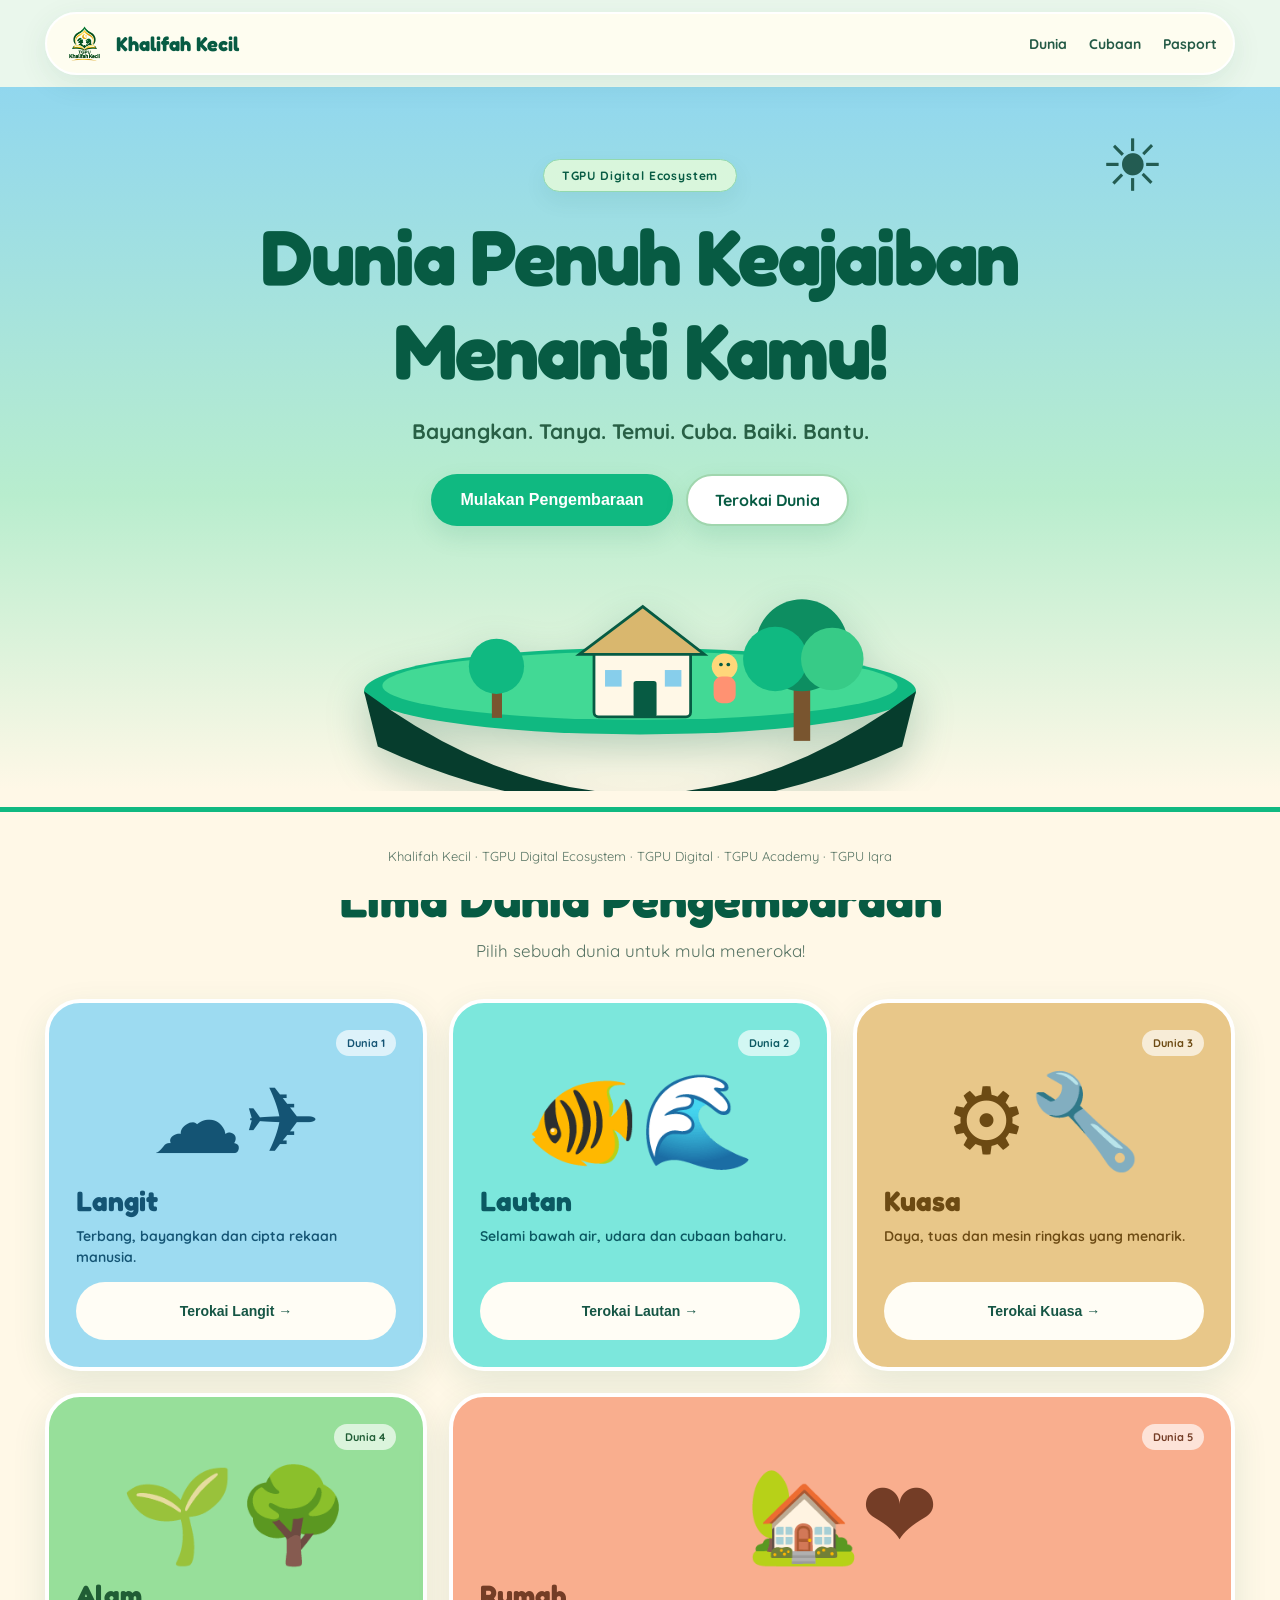
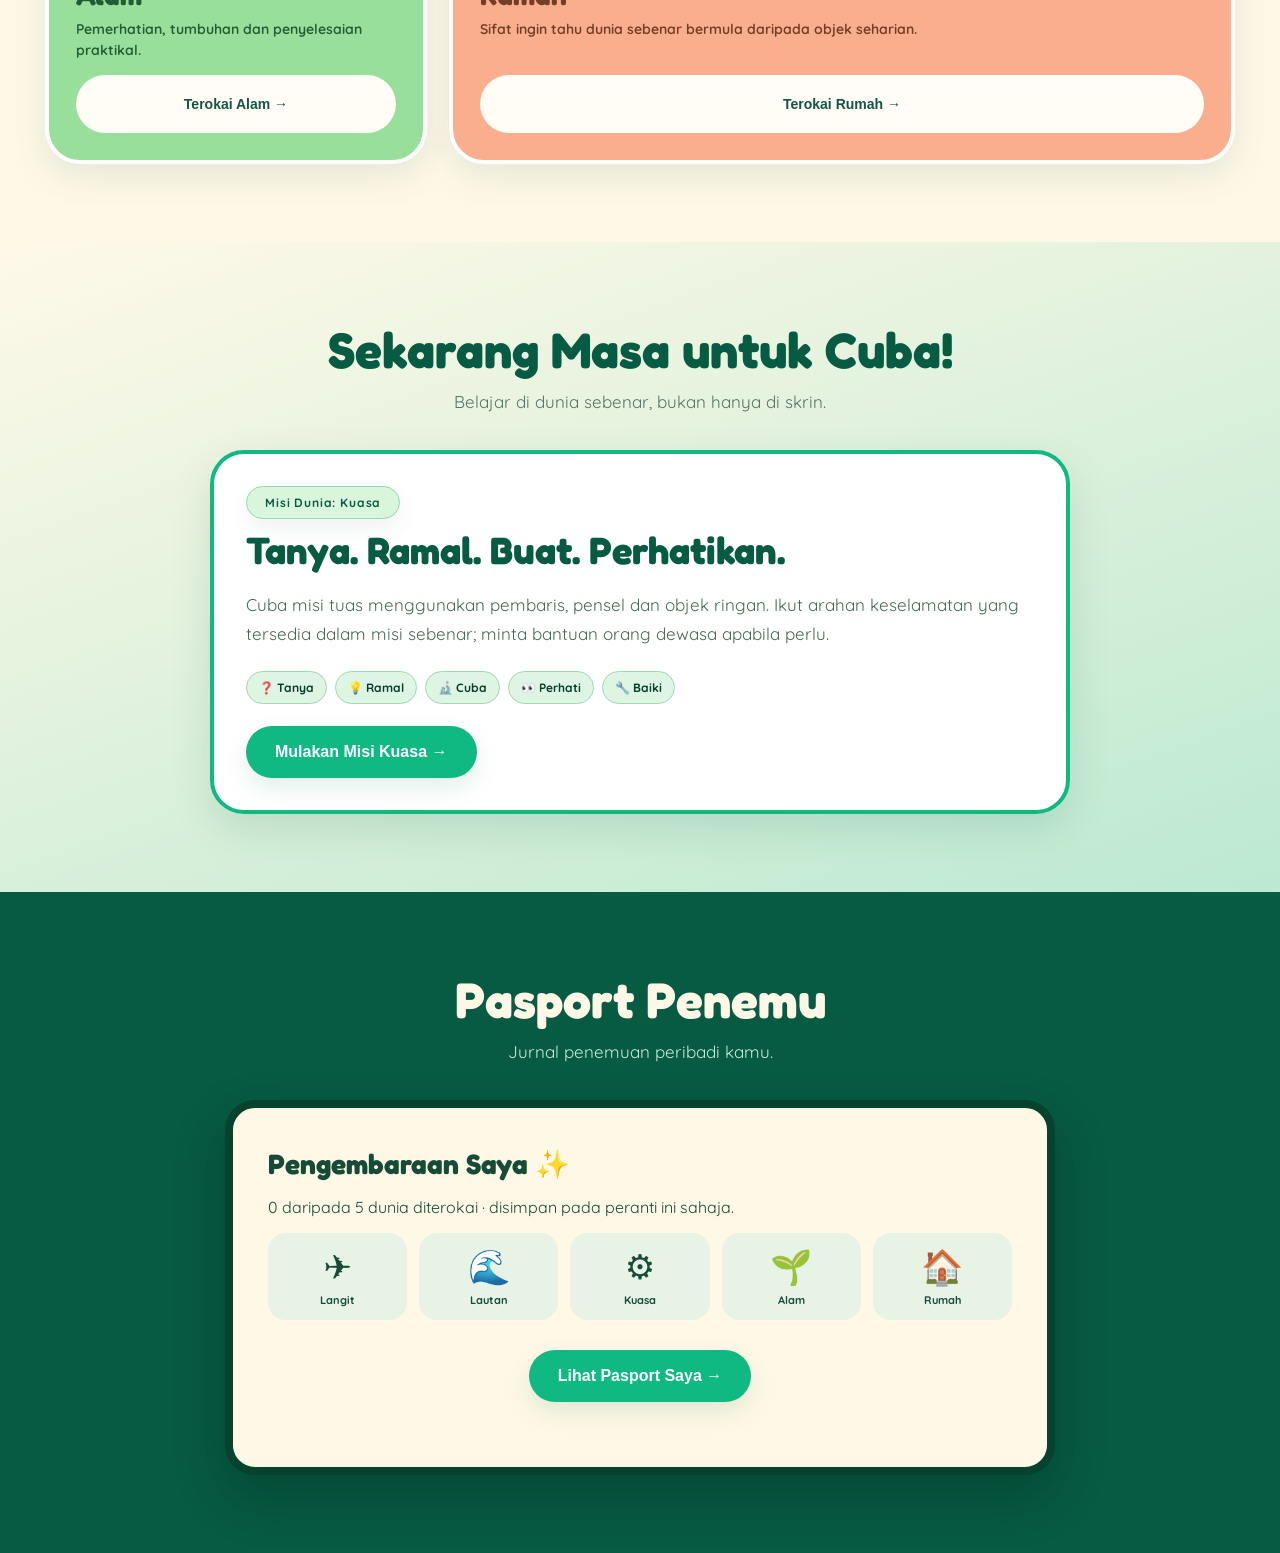
<file: index.html>
<!doctype html>
<html lang="ms">
<head>
<meta charset="utf-8"><meta name="viewport" content="width=device-width,initial-scale=1,viewport-fit=cover">
<meta name="theme-color" content="#123d35">
<meta name="description" content="Khalifah Kecil ialah pengembaraan pembelajaran dunia sebenar untuk kanak-kanak: fikir, cuba, perhati, baiki dan bantu.">
<meta name="robots" content="index, follow">
<link rel="canonical" href="https://khalifah.tgpu.my/">
<meta property="og:type" content="website">
<meta property="og:site_name" content="Khalifah Kecil">
<meta property="og:title" content="Khalifah Kecil — Impossible → Possible">
<meta property="og:description" content="Pengembaraan rasa ingin tahu, ciptaan dan pembelajaran dunia sebenar untuk kanak-kanak.">
<meta property="og:url" content="https://khalifah.tgpu.my/">
<meta property="og:image" content="https://khalifah.tgpu.my/TGPU%20Khalifah%20Kecil%20Digital%20Ecosystem.png">
<meta property="og:image:secure_url" content="https://khalifah.tgpu.my/TGPU%20Khalifah%20Kecil%20Digital%20Ecosystem.png">
<meta property="og:image:type" content="image/png">
<meta property="og:image:alt" content="TGPU Khalifah Kecil — an educational initiative within TGPU Digital Ecosystem">
<meta name="twitter:card" content="summary_large_image">
<meta name="twitter:title" content="Khalifah Kecil — Impossible → Possible">
<meta name="twitter:description" content="Pengembaraan rasa ingin tahu, ciptaan dan pembelajaran dunia sebenar untuk kanak-kanak.">
<meta name="twitter:image" content="https://khalifah.tgpu.my/TGPU%20Khalifah%20Kecil%20Digital%20Ecosystem.png">
<link rel="icon" type="image/png" href="/khalifah-kecil-logo.png">

<link rel="manifest" href="/manifest.webmanifest">
<title>Khalifah Kecil — Impossible → Possible</title>
<style>
:root{font-family:system-ui,-apple-system,BlinkMacSystemFont,"Segoe UI",sans-serif;color:#17342e;background:#f5f1e8;--ink:#17342e;--green:#174f42;--cream:#fff9ed;--gold:#d39d2a;--sky:#dff2f5;--ocean:#dff0f5;--power:#f7ead2;--nature:#e5f1df;--home:#f5e5df}
*{box-sizing:border-box}body{margin:0;min-height:100vh;background:radial-gradient(circle at 80% 8%,#f5d98c55 0 8%,transparent 9%),linear-gradient(180deg,#dff1e8 0,#fff9ed 38%,#f7f0df 100%)} body:before{content:"";position:fixed;inset:0;pointer-events:none;background:radial-gradient(circle at 12% 18%,#fff 0 2px,transparent 3px),radial-gradient(circle at 90% 31%,#fff 0 2px,transparent 3px);opacity:.7}
main{max-width:720px;margin:auto;padding:18px 16px 118px}.brand{display:flex;align-items:center;gap:8px;font-size:1.02rem}.brand:before{content:none}.brand-logo{width:72px;height:72px;object-fit:contain;flex:0 0 72px}.brand span{line-height:1.2}.tag{margin:7px 0 2px 80px;font-weight:700}.brand{font-weight:900;letter-spacing:.04em;color:#174f42}.tag{font-size:.8rem;color:#6d766f}
.card{background:#fff;border:1px solid #dce7df;border-radius:30px;padding:24px;box-shadow:0 16px 42px #17342e14;margin-top:18px;overflow:hidden;position:relative}.card:after{content:"";position:absolute;width:120px;height:120px;border-radius:50%;background:#f0dba83d;right:-55px;top:-55px;pointer-events:none}
h1{font-size:clamp(2rem,9vw,4rem);line-height:1;margin:.25em 0}.lead{font-size:1.15rem;line-height:1.55;color:#42544e}
button,.choice{width:100%;border:0;border-radius:20px;padding:17px 18px;margin-top:10px;font-size:1.05rem;font-weight:850;cursor:pointer;min-height:58px;transition:transform .12s ease}button:focus-visible,.choice:focus-visible,input:focus-visible,select:focus-visible,textarea:focus-visible{outline:3px solid #d39d2a;outline-offset:3px}button:active{transform:scale(.98)}
.primary{background:#174f42;color:white}.secondary{background:#edf5ef;color:#174f42}.choice{text-align:left;background:#f7f8f3;border:1px solid #e1e6df}
.hero-grid{display:grid;grid-template-columns:1fr 1fr;gap:10px}.hero-grid button{min-height:132px;margin:0;font-size:1.08rem}.hero-grid button:first-child{outline:3px solid #d39d2a;outline-offset:-3px}.hero-grid small{display:block;margin-top:7px;font-weight:650;line-height:1.2}
input,select,textarea{width:100%;padding:14px;border:1px solid #cfdad3;border-radius:14px;font:inherit;margin:6px 0 12px}
.pill{display:inline-block;background:#f0dba8;padding:7px 11px;border-radius:99px;font-size:.8rem;font-weight:800}.bigemoji{font-size:5.4rem;text-align:center;filter:drop-shadow(0 8px 10px #17342e18)}.mission-map{display:flex;justify-content:space-between;gap:5px;margin:16px 0}.mission-map span{height:8px;flex:1;border-radius:99px;background:#e4eae5}.mission-map .on{background:#d39d2a}.callout{background:#17342e;color:#fff;border-radius:22px;padding:18px;margin:16px 0}.callout b{color:#f4cf72}.micro{font-size:.8rem;text-transform:uppercase;letter-spacing:.09em;font-weight:900;color:#8a6a1e}.world{display:grid;gap:16px;margin:22px 0;position:relative}.world:before{content:"";position:absolute;left:31px;top:38px;bottom:38px;border-left:3px dashed #d39d2a66;z-index:0}.mission{display:grid;grid-template-columns:72px 1fr auto;gap:12px;align-items:center;padding:16px;border-radius:26px;background:#f7f8f3;border:1px solid #e1e6df;box-shadow:0 10px 25px #17342e10;position:relative;z-index:1}.mission:nth-child(1){background:linear-gradient(135deg,var(--sky),#fff)}.mission:nth-child(2){background:linear-gradient(135deg,var(--ocean),#fff)}.mission:nth-child(3){background:linear-gradient(135deg,var(--power),#fff)}.mission:nth-child(4){background:linear-gradient(135deg,var(--nature),#fff)}.mission:nth-child(5){background:linear-gradient(135deg,var(--home),#fff)}.mission .icon{font-size:2.25rem;text-align:center;width:62px;height:62px;display:grid;place-items:center;border-radius:22px;background:#ffffffaa;box-shadow:inset 0 0 0 1px #fff,0 6px 14px #17342e12}.mission h3{margin:0 0 4px}.mission p{margin:0;color:#66746e;font-size:.88rem}.mission.locked{opacity:.58}.status{font-size:.72rem;font-weight:900;padding:7px 10px;border-radius:99px;background:#edf5ef;color:#174f42;white-space:nowrap}.mission:hover{transform:translateY(-2px)}.mission{transition:transform .15s ease,box-shadow .15s ease}.passport{border:2px dashed #d39d2a;background:linear-gradient(135deg,#fffaf0,#f7ecd0);border-radius:22px;padding:18px;margin:16px 0;box-shadow:inset 0 0 0 5px #fff8e8,0 10px 25px #17342e10}.passport strong{font-size:1.08rem}.passport:before{content:"PASPORT PENCIPTA · REKOD PERIBADI";display:block;font-size:.68rem;font-weight:950;letter-spacing:.12em;color:#8a6a1e;margin-bottom:10px}.stamp-row{display:flex;gap:7px;flex-wrap:wrap;margin:12px 0}.stamp{width:48px;height:48px;border-radius:50%;display:grid;place-items:center;background:#fff;border:2px solid #d39d2a;font-size:1.25rem;box-shadow:0 4px 10px #17342e12}.stamp.off{filter:grayscale(1);opacity:.25}.completion-note{background:#edf5ef;border-radius:18px;padding:14px;margin:14px 0}.completion-note b{color:#174f42}
.progress{height:8px;background:#e6ece7;border-radius:99px;overflow:hidden;margin:12px 0 22px}.progress i{display:block;height:100%;background:#d39d2a}
.offline{text-align:center;background:radial-gradient(circle at 50% 15%,#2a6d5d,#17342e 60%);color:white;border:3px solid #d39d2a;box-shadow:0 20px 50px #17342e33}.offline .lead{color:#e5eee9}.offline:before{content:"DUNIA SEBENAR";display:inline-block;background:#f4cf72;color:#17342e;font-weight:950;letter-spacing:.12em;font-size:.72rem;padding:8px 12px;border-radius:99px;margin-bottom:8px}.offline button{margin-top:22px}.callout h2{margin:.35em 0}.real-loop{display:grid;grid-template-columns:repeat(4,1fr);gap:6px;margin:14px 0}.real-loop span{background:#fff7dc;border:1px solid #ead59a;border-radius:14px;padding:9px 4px;text-align:center;font-size:.72rem;font-weight:850}.return-note{background:#edf5ef;border-left:5px solid #174f42;border-radius:14px;padding:12px 14px;margin:14px 0;font-weight:750}
.note{font-size:.88rem;color:#68756f}.summary{background:#f4f8f4;padding:14px;border-radius:16px;margin:10px 0}
footer{position:fixed;bottom:0;left:0;right:0;background:#ffffffed;backdrop-filter:blur(10px);border-top:1px solid #dfe8e2;padding:10px;text-align:center;font-size:.75rem;color:#60716a}
.mission-head{display:flex;align-items:center;gap:12px;margin:20px 2px 4px}.mission-orb{width:54px;height:54px;border-radius:19px;display:grid;place-items:center;background:var(--accent);color:#fff;font-size:1.6rem;box-shadow:0 8px 20px #17342e20}.mission-card{border-top:5px solid var(--missionAccent)}.mission-card>.pill{background:color-mix(in srgb,var(--missionAccent) 16%,#fff)}@media(max-width:480px){main{padding-left:12px;padding-right:12px}.card{padding:20px 16px;border-radius:24px}.mission{grid-template-columns:58px 1fr;gap:10px}.mission .icon{width:52px;height:52px}.mission .status{grid-column:2;justify-self:start}.hero-grid{grid-template-columns:1fr}.real-loop{grid-template-columns:1fr 1fr}}@media(min-width:600px){.world .mission:nth-child(even){margin-left:54px}.world .mission:nth-child(odd){margin-right:54px}}@media(prefers-reduced-motion:reduce){*,*::before,*::after{scroll-behavior:auto!important;transition:none!important;animation:none!important}} .lab-badge{display:inline-flex;gap:8px;align-items:center;background:#fff3c9;border:1px solid #ecd28b;border-radius:99px;padding:8px 12px;font-weight:850;font-size:.82rem}.card h2{line-height:1.25}@media(max-width:480px){main{padding:14px 12px 100px}.brand{font-size:clamp(.95rem,4.5vw,1.1rem);letter-spacing:0;gap:7px;overflow-wrap:anywhere}.brand:before{flex:0 0 34px}.tag{margin:8px 0 0 0;font-size:.73rem;line-height:1.45}.card{margin-top:14px}h1{overflow-wrap:break-word;font-size:clamp(1.95rem,9vw,3rem);line-height:1.08}.lead{font-size:1.04rem;line-height:1.5}.bigemoji{font-size:clamp(3.6rem,17vw,5.4rem)}footer{padding:9px 12px;font-size:.68rem;line-height:1.35}}
.kk-language{display:flex;flex-wrap:wrap;gap:6px;justify-content:flex-end;margin:0 0 14px}.kk-language button{width:auto;min-height:42px;margin:0;padding:8px 12px;border:1px solid #b5cabe;border-radius:13px;background:#fff;color:#174f42;font-size:.92rem;font-weight:800}.kk-language button.active{background:#174f42;color:#fff;border-color:#174f42}html[dir=rtl] .kk-language{justify-content:flex-start}html[dir=rtl] .choice{text-align:right}html[dir=rtl] .world:before{left:auto;right:31px}html[dir=rtl] .mission{direction:rtl}html[dir=rtl] .mission-map{direction:ltr}@media(max-width:480px){.kk-language{justify-content:center;margin-bottom:12px}.kk-language button{flex:1;min-width:82px;max-width:130px}.brand{line-height:1.3}}

/* Family navigation is secondary to the child's learning experience. */
.family-footer{padding:24px 18px;text-align:center}
.family-footer p{margin:0 0 12px}
.family-footer nav{display:flex;justify-content:center;flex-wrap:wrap;gap:10px 20px}
.family-footer a{color:inherit;text-decoration:underline;text-decoration-color:#d3b267;text-underline-offset:5px;min-height:44px;display:inline-flex;align-items:center}
.family-footer a:hover,.family-footer a:focus-visible{text-decoration-thickness:2px;outline-offset:4px}


/* Z.ai-inspired Khalifah Kecil illustrated adventure landing — functionality retained */
:root{--kk-emerald:#075b43;--kk-mint:#b6e8cc;--kk-gold:#d9b76e;--kk-cream:#fff8e7}
body.kk-landing-mode{background:var(--kk-cream)}
body.kk-landing-mode>main,body.kk-landing-mode>.family-footer{display:none}
#kk-adventure{display:none;font-family:'Quicksand',system-ui,sans-serif;color:#063d2d;background:#fff8e7;min-height:100vh;overflow:hidden}
body.kk-landing-mode #kk-adventure{display:block}
#kk-adventure *{box-sizing:border-box}
#kk-adventure a{text-decoration:none;color:inherit}
#kk-adventure button{cursor:pointer}
#kk-adventure .kk-button{width:auto;margin-top:0}
#kk-adventure .kk-world-go{width:100%;margin-top:auto}
#kk-adventure .kk-brand{letter-spacing:0}

#kk-adventure .kk-shell{max-width:1190px;width:calc(100% - 38px);margin-inline:auto}
#kk-adventure .kk-nav{position:sticky;top:0;z-index:30;padding:12px 0;background:#e5f7eec9;backdrop-filter:blur(16px)}
#kk-adventure .kk-nav-inner{background:#fffdf1f5;border:2px solid #fff;border-radius:40px;display:flex;align-items:center;justify-content:space-between;padding:8px 16px;box-shadow:0 8px 30px #075b4318;gap:15px}
#kk-adventure .kk-brand{display:flex;align-items:center;gap:10px;font-weight:900;font-size:20px;color:#075b43;font-family:'Fredoka',system-ui}
#kk-adventure .kk-brand img{width:43px;height:43px;object-fit:contain}
#kk-adventure .kk-nav-links{display:flex;gap:22px;align-items:center;font-weight:800;color:#245a46;font-size:14px}
#kk-adventure .kk-nav-links a:hover{color:#069e67}
#kk-adventure .kk-hero{position:relative;text-align:center;min-height:680px;padding:72px 15px 235px;background:linear-gradient(180deg,#91d7ee 0%,#b8edce 58%,#fff8e7 100%);isolation:isolate;overflow:hidden}
#kk-adventure .kk-sun{position:absolute;right:9%;top:32px;font-size:72px;animation:kk-float 6s ease-in-out infinite;pointer-events:none;opacity:.8}
#kk-adventure .kk-cloud{position:absolute;z-index:-1;color:#fff;font-size:75px;opacity:.83;animation:kk-cloud 32s linear infinite;pointer-events:none}
#kk-adventure .kk-cloud.c1{top:95px;left:-170px}
#kk-adventure .kk-cloud.c2{top:230px;left:-260px;animation-duration:46s;animation-delay:-16s}
#kk-adventure .kk-tag{display:inline-block;padding:8px 18px;background:#d9f6dc;border:1px solid #92d9ae;border-radius:99px;font-size:12px;color:#075b43;font-weight:900;letter-spacing:.07em;box-shadow:0 9px 22px #075b4312}
#kk-adventure h1,#kk-adventure h2,#kk-adventure h3{font-family:'Fredoka',system-ui,sans-serif;line-height:1.2}
#kk-adventure .kk-hero h1{font-size:clamp(41px,6.6vw,78px);max-width:800px;margin:18px auto 17px;color:#075b43;font-weight:750;letter-spacing:-.025em}
#kk-adventure .kk-hero p{font-size:clamp(16px,2vw,21px);font-weight:800;color:#285f45}
#kk-adventure .kk-btn-row{display:flex;justify-content:center;flex-wrap:wrap;gap:13px;margin:30px auto}
#kk-adventure .kk-button{display:inline-flex;align-items:center;justify-content:center;min-height:52px;border-radius:35px;padding:14px 27px;font-size:16px;font-weight:900;border:2px solid transparent;box-shadow:0 10px 24px #0b734b1e;transition:transform .22s}
#kk-adventure .kk-button:hover{transform:translateY(-3px)}
#kk-adventure .kk-button.primary{background:#10b981;color:#fff}
#kk-adventure .kk-button.light{background:#fff;color:#075b43;border-color:#a0d6ae}
#kk-adventure .kk-island{position:absolute;left:50%;bottom:-29px;transform:translateX(-50%);width:min(900px,99%);height:276px;pointer-events:none;animation:kk-island-float 6s ease-in-out infinite}
#kk-adventure .kk-island svg{display:block;width:100%;height:100%;filter:drop-shadow(0 15px 20px #075b433e)}
#kk-adventure .kk-section{padding:78px 0}
#kk-adventure .kk-section-intro{text-align:center;margin-bottom:38px}
#kk-adventure .kk-section-intro h2{font-size:clamp(30px,4.7vw,50px);margin:0 0 11px;color:#075b43}
#kk-adventure .kk-section-intro p{font-size:17px;color:#567363;margin:0}
#kk-adventure .kk-worlds{display:grid;grid-template-columns:repeat(3,minmax(0,1fr));gap:22px}
#kk-adventure .kk-world{border:4px solid white;border-radius:35px;box-shadow:0 12px 35px #075b431b;padding:27px;position:relative;overflow:hidden;min-height:338px;display:flex;flex-direction:column;transition:transform .22s,box-shadow .22s}
#kk-adventure .kk-world:hover{transform:translateY(-6px);box-shadow:0 20px 45px #075b432b}
#kk-adventure .kk-world .kk-count{font-size:11px;padding:6px 11px;background:#ffffffa8;border-radius:25px;align-self:flex-end;font-weight:900}
#kk-adventure .kk-world .kk-illustration{height:125px;display:grid;place-items:center;font-size:92px;animation:kk-float 5s ease-in-out infinite}
#kk-adventure .kk-world h3{font-size:28px;margin:4px 0 7px}
#kk-adventure .kk-world p{font-weight:650;font-size:14px;min-height:42px;line-height:1.5;margin:0 0 14px}
#kk-adventure .kk-world .kk-world-go{display:block;border:0;background:#fffdf5;color:#155544;text-align:center;border-radius:30px;padding:12px;font-size:14px;font-weight:900;margin-top:auto}
#kk-adventure .kk-world.sky{background:#9ddbf1;color:#145474}
#kk-adventure .kk-world.ocean{background:#7ce7dc;color:#0b5962}
#kk-adventure .kk-world.power{background:#e8c789;color:#6c4a13}
#kk-adventure .kk-world.nature{background:#97df9a;color:#205d35}
#kk-adventure .kk-world.home{background:#f9ae8e;color:#743d26;grid-column:span 2}
#kk-adventure .kk-activity{background:linear-gradient(160deg,#fff9e8,#bce9d1)}
#kk-adventure .kk-activity-grid{max-width:860px;margin:auto;background:white;border:4px solid #10b981;border-radius:34px;padding:32px;box-shadow:0 15px 40px #075b4322}
#kk-adventure .kk-activity-grid h2{color:#075b43;font-size:clamp(27px,4vw,38px);margin:9px 0}
#kk-adventure .kk-activity-grid p{color:#456955;font-size:17px;line-height:1.7}
#kk-adventure .kk-sequence{display:flex;flex-wrap:wrap;gap:8px;margin:22px 0}
#kk-adventure .kk-sequence span{background:#dff5e4;border:1px solid #9fd8b3;border-radius:50px;padding:8px 12px;font-size:12px;font-weight:900}
#kk-adventure .kk-passport{background:#075b43;color:#fff8e7}
#kk-adventure .kk-passport .kk-section-intro h2{color:#fff8e7}
#kk-adventure .kk-passport .kk-section-intro p{color:#c6ebd9}
#kk-adventure .kk-passport-book{max-width:830px;background:#fff8e7;color:#164b38;border-radius:30px;border:8px solid #06432f;padding:35px;margin:auto;box-shadow:0 22px 50px #01241855}
#kk-adventure .kk-passport-book h3{font-size:28px;margin:5px 0 14px}
#kk-adventure .kk-passport-list{display:grid;grid-template-columns:repeat(5,1fr);gap:12px}
#kk-adventure .kk-passport-item{background:#e7f3e5;border-radius:18px;padding:12px 8px;text-align:center;min-width:0}
#kk-adventure .kk-passport-item span{display:block;font-size:34px}
#kk-adventure .kk-passport-item small{font-size:11px;font-weight:800}
#kk-adventure .kk-passport-item.done{background:#b3ecc6;border:2px solid #22b47e}
#kk-adventure .kk-footer{text-align:center;background:#fff8e7;padding:36px 15px;border-top:5px solid #10b981;font-size:13px;color:#567363}
#kk-adventure button:focus-visible,#kk-adventure a:focus-visible{outline:3px solid #d49a30;outline-offset:4px}
@keyframes kk-float{50%{transform:translateY(-13px)}}
@keyframes kk-island-float{50%{transform:translate(-50%,-12px)}}
@keyframes kk-cloud{to{transform:translateX(calc(100vw + 370px))}}
@media(max-width:890px){#kk-adventure .kk-worlds{grid-template-columns:repeat(2,minmax(0,1fr))}#kk-adventure .kk-world.home{grid-column:span 1}}
@media(max-width:650px){#kk-adventure .kk-shell{width:calc(100% - 26px)}#kk-adventure .kk-nav-links{gap:10px;font-size:12px}#kk-adventure .kk-nav-links a:nth-child(2){display:none}#kk-adventure .kk-brand{font-size:17px}#kk-adventure .kk-brand img{width:34px;height:34px}#kk-adventure .kk-hero{min-height:620px;padding:61px 10px 220px}#kk-adventure .kk-hero h1{font-size:clamp(37px,10.5vw,53px)}#kk-adventure .kk-sun{font-size:50px;right:4%}#kk-adventure .kk-island{height:210px}#kk-adventure .kk-worlds{grid-template-columns:1fr}#kk-adventure .kk-world{min-height:305px;padding:22px}#kk-adventure .kk-section{padding:58px 0}#kk-adventure .kk-passport-book{padding:22px 15px}#kk-adventure .kk-passport-list{grid-template-columns:repeat(3,minmax(0,1fr))}#kk-adventure .kk-activity-grid{padding:25px 18px}#kk-adventure .kk-btn-row{flex-direction:column;align-items:stretch}#kk-adventure .kk-button{width:100%}}
@media(max-width:360px){#kk-adventure .kk-nav-links a:last-child{display:none}#kk-adventure .kk-hero h1{font-size:36px}#kk-adventure .kk-island{height:177px}}
@media(prefers-reduced-motion:reduce){#kk-adventure *{animation:none!important;transition:none!important;scroll-behavior:auto!important}}

</style><link rel="preconnect" href="https://fonts.googleapis.com"><link rel="preconnect" href="https://fonts.gstatic.com" crossorigin><link href="https://fonts.googleapis.com/css2?family=Fredoka:wght@400;500;600;700&family=Quicksand:wght@400;500;600;700&display=swap" rel="stylesheet">
<style id="kindness-styles">
.kindness-missions{margin-top:24px;padding:clamp(22px,4vw,36px);background:linear-gradient(140deg,#103b31,#175440);color:#fff;border-radius:29px;box-shadow:0 20px 46px #123c302a}
.kindness-missions h2{font-size:clamp(1.45rem,5vw,2rem);line-height:1.35;margin:4px 0 12px}
.kindness-missions>p{line-height:1.75;color:#e1f1e5;font-size:.97rem}
.kindness-missions select{width:100%;display:block;min-height:54px;margin:11px 0;padding:11px 14px;font:inherit;font-weight:750;border:2px solid #b6d3bd;border-radius:12px;background:#fff;color:#183e2d}
.kindness-missions>label{font-weight:850;margin-top:24px;display:block;color:#f4d8a0}
.kindness-content{margin-top:18px;background:#fbfdf8;color:#18402f;border-radius:18px;padding:22px}
.kindness-content h3{font-size:1.05rem;margin:8px 0;color:#21553c}.kindness-content p{line-height:1.75;color:#355642}
.kindness-content p:nth-last-child(2){padding:11px 13px;border-radius:10px;background:#e9f3ea;font-weight:800}
.kindness-content p:last-child{padding:11px 13px;border-inline-start:4px solid #c79d53;background:#f8f1e2}
.kindness-missions select:focus-visible{outline:4px solid #f6cf7e;outline-offset:3px}
.kindness-missions[dir=rtl] h2,.kindness-missions[dir=rtl] h3{line-height:1.65}
@media(max-width:540px){.kindness-missions{border-radius:19px;padding:20px}.kindness-content{padding:17px}}
</style>
<link rel="stylesheet" href="/tgpu-feedback.css?v=2">
</head>
<body class="kk-landing-mode"><div id="kk-adventure">
<nav class="kk-nav"><div class="kk-shell kk-nav-inner"><a class="kk-brand" href="#kk-top"><img src="/khalifah-kecil-logo.png" alt="Khalifah Kecil official logo"><span>Khalifah Kecil</span></a><div class="kk-nav-links"><a href="#kk-worlds">Dunia</a><a href="#kk-experiment">Cubaan</a><a href="#kk-passport">Pasport</a></div></div></nav>
<section class="kk-hero" id="kk-top"><div class="kk-cloud c1">☁</div><div class="kk-cloud c2">☁</div><div class="kk-sun">☀️</div>
<div class="kk-shell"><span class="kk-tag">TGPU Digital Ecosystem</span><h1>Dunia Penuh Keajaiban Menanti Kamu!</h1><p>Bayangkan. Tanya. Temui. Cuba. Baiki. Bantu.</p>
<div class="kk-btn-row"><button class="kk-button primary" type="button" onclick="startKhalifahMission(0)">Mulakan Pengembaraan</button><a class="kk-button light" href="#kk-worlds">Terokai Dunia</a></div></div>
<div class="kk-island" aria-hidden="true"><svg viewBox="0 0 800 300" preserveAspectRatio="xMidYMax meet"><ellipse cx="400" cy="160" rx="300" ry="47" fill="#10B981"/><path d="M100 160 Q400 383 700 160 L685 220 Q400 352 115 220Z" fill="#063D2D"/><ellipse cx="400" cy="154" rx="280" ry="37" fill="#42d995"/><g transform="translate(325 68)"><rect x="25" y="48" width="105" height="72" rx="5" fill="#fff8e7" stroke="#075b43" stroke-width="3"/><path d="M9 52 L78 0 145 52Z" fill="#d9b76e" stroke="#075b43" stroke-width="3"/><rect x="68" y="81" width="25" height="39" rx="3" fill="#075b43"/><rect x="37" y="69" width="18" height="18" fill="#87ceeb"/><rect x="102" y="69" width="18" height="18" fill="#87ceeb"/></g><g transform="translate(542 62)"><rect x="25" y="65" width="18" height="87" fill="#79552f"/><circle cx="34" cy="48" r="50" fill="#0d8e61"/><circle cx="5" cy="63" r="35" fill="#10b981"/><circle cx="67" cy="63" r="34" fill="#37cb87"/></g><g transform="translate(220 113)"><rect x="19" y="29" width="11" height="47" fill="#79552f"/><circle cx="24" cy="20" r="30" fill="#10b981"/></g><g transform="translate(492 133)"><circle cx="0" cy="0" r="14" fill="#ffd77a"/><rect x="-12" y="11" width="24" height="29" rx="9" fill="#ff9272"/><circle cx="-4" cy="-2" r="2" fill="#075b43"/><circle cx="4" cy="-2" r="2" fill="#075b43"/></g></svg></div>
</section>
<section class="kk-section" id="kk-worlds"><div class="kk-shell"><div class="kk-section-intro"><h2>Lima Dunia Pengembaraan</h2><p>Pilih sebuah dunia untuk mula meneroka!</p></div><div class="kk-worlds">
<article class="kk-world sky"><span class="kk-count">Dunia 1</span><div class="kk-illustration" aria-hidden="true">☁️✈️</div><h3>Langit</h3><p>Terbang, bayangkan dan cipta rekaan manusia.</p><button class="kk-world-go" onclick="startKhalifahMission(0)">Terokai Langit →</button></article>
<article class="kk-world ocean"><span class="kk-count">Dunia 2</span><div class="kk-illustration" aria-hidden="true">🐠🌊</div><h3>Lautan</h3><p>Selami bawah air, udara dan cubaan baharu.</p><button class="kk-world-go" onclick="startKhalifahMission(20)">Terokai Lautan →</button></article>
<article class="kk-world power"><span class="kk-count">Dunia 3</span><div class="kk-illustration" aria-hidden="true">⚙️🔧</div><h3>Kuasa</h3><p>Daya, tuas dan mesin ringkas yang menarik.</p><button class="kk-world-go" onclick="startKhalifahMission(40)">Terokai Kuasa →</button></article>
<article class="kk-world nature"><span class="kk-count">Dunia 4</span><div class="kk-illustration" aria-hidden="true">🌱🌳</div><h3>Alam</h3><p>Pemerhatian, tumbuhan dan penyelesaian praktikal.</p><button class="kk-world-go" onclick="startKhalifahMission(60)">Terokai Alam →</button></article>
<article class="kk-world home"><span class="kk-count">Dunia 5</span><div class="kk-illustration" aria-hidden="true">🏡❤️</div><h3>Rumah</h3><p>Sifat ingin tahu dunia sebenar bermula daripada objek seharian.</p><button class="kk-world-go" onclick="startKhalifahMission(180)">Terokai Rumah →</button></article>
</div></div></section>
<section class="kk-section kk-activity" id="kk-experiment"><div class="kk-shell"><div class="kk-section-intro"><h2>Sekarang Masa untuk Cuba!</h2><p>Belajar di dunia sebenar, bukan hanya di skrin.</p></div>
<div class="kk-activity-grid"><div class="kk-tag">Misi Dunia: Kuasa</div><h2>Tanya. Ramal. Buat. Perhatikan.</h2><p>Cuba misi tuas menggunakan pembaris, pensel dan objek ringan. Ikut arahan keselamatan yang tersedia dalam misi sebenar; minta bantuan orang dewasa apabila perlu.</p>
<div class="kk-sequence"><span>❓ Tanya</span><span>💡 Ramal</span><span>🔬 Cuba</span><span>👀 Perhati</span><span>🔧 Baiki</span></div>
<button class="kk-button primary" type="button" onclick="startKhalifahMission(40)">Mulakan Misi Kuasa →</button></div></div></section>
<section class="kk-section kk-passport" id="kk-passport"><div class="kk-shell"><div class="kk-section-intro"><h2>Pasport Penemu</h2><p>Jurnal penemuan peribadi kamu.</p></div>
<div class="kk-passport-book"><h3>Pengembaraan Saya ✨</h3><p id="kk-passport-message">Kemajuan misi disimpan pada peranti ini sahaja.</p>
<div class="kk-passport-list">
<div class="kk-passport-item" data-kk-complete="kkCompleted"><span>✈️</span><small>Langit</small></div><div class="kk-passport-item" data-kk-complete="kkOceanCompleted"><span>🌊</span><small>Lautan</small></div><div class="kk-passport-item" data-kk-complete="kkPowerCompleted"><span>⚙️</span><small>Kuasa</small></div><div class="kk-passport-item" data-kk-complete="kkPlantCompleted"><span>🌱</span><small>Alam</small></div><div class="kk-passport-item" data-kk-complete="kkHomeCompleted"><span>🏠</span><small>Rumah</small></div></div>
<div class="kk-btn-row"><button class="kk-button primary" onclick="openKhalifahPassport()">Lihat Pasport Saya →</button></div></div></div></section>
<footer class="kk-footer">Khalifah Kecil · TGPU Digital Ecosystem · <a href="https://tgpu.my/">TGPU Digital</a> · <a href="https://academy.tgpu.my/">TGPU Academy</a> · <a href="https://iqra.tgpu.my/">TGPU Iqra</a></footer>
</div><main><header><div class="brand"><img class="brand-logo" src="/khalifah-kecil-logo.png" alt="TGPU Khalifah Kecil" width="92" height="92" decoding="async"><span>KHALIFAH KECIL</span></div><div class="tag">IMPOSSIBLE → POSSIBLE · DUNIA PEMBELAJARAN</div></header><button type="button" class="secondary" style="max-width:240px;margin:15px 0" onclick="showKhalifahLanding()">← Dunia Khalifah</button><div id="app"></div><section id="khalifah-kindness" class="kindness-missions" aria-label="Optional supervised kindness activities"></section></main>
<footer class="family-footer"><p>Fikir dahulu · Cuba di dunia sebenar · Belajar · Baiki · Bantu</p><nav aria-label="Laman dalam keluarga TGPU"><a href="https://tgpu.my/">TGPU Digital</a><a href="https://academy.tgpu.my/">TGPU Academy</a><a href="https://iqra.tgpu.my/">TGPU Iqra</a></nav></footer>
<script>
const S={step:+localStorage.kkStep||0,name:localStorage.kkName||"",age:localStorage.kkAge||"8",hero:localStorage.kkHero||"",result:localStorage.kkResult||"",improve:localStorage.kkImprove||"",idea:localStorage.kkIdea||"",retest:localStorage.kkRetest||"",home:localStorage.kkHome||"",oceanResult:localStorage.kkOceanResult||"",oceanImprove:localStorage.kkOceanImprove||"",oceanRetest:localStorage.kkOceanRetest||"",powerResult:localStorage.kkPowerResult||"",powerImprove:localStorage.kkPowerImprove||"",powerRetest:localStorage.kkPowerRetest||"",plantResult:localStorage.kkPlantResult||"",plantImprove:localStorage.kkPlantImprove||"",plantRetest:localStorage.kkPlantRetest||"",homeProblem:localStorage.kkHomeProblem||"",homeIdea:localStorage.kkHomeIdea||"",homeResult:localStorage.kkHomeResult||"",homeImprove:localStorage.kkHomeImprove||"",homeRetest:localStorage.kkHomeRetest||""};
const escapeHTML=value=>String(value).replace(/[&<>"']/g,ch=>({'&':'&amp;','<':'&lt;','>':'&gt;','"':'&quot;',"'":'&#39;'}[ch]));
const app=document.querySelector("#app"); const save=()=>{for(const k in S)localStorage["kk"+k[0].toUpperCase()+k.slice(1)]=S[k]};
function showKhalifahLanding(){document.body.classList.add('kk-landing-mode');window.scrollTo(0,0);updateKhalifahPassport();}
function updateKhalifahPassport(){let count=0;document.querySelectorAll('[data-kk-complete]').forEach(e=>{const complete=localStorage.getItem(e.dataset.kkComplete)==='1';e.classList.toggle('done',complete);if(complete)count++});const message=document.getElementById('kk-passport-message');if(message)message.textContent=count+' daripada 5 dunia diterokai · disimpan pada peranti ini sahaja.';}
function startKhalifahMission(n){document.body.classList.remove('kk-landing-mode');if(n!==0&&!S.name){S.step=1;save();render();window.scrollTo(0,0);return;}go(n);}
function openKhalifahPassport(){startKhalifahMission(S.name?12:0)}
function go(n){document.body.classList.remove('kk-landing-mode');S.step=n;save();render();scrollTo(0,0)} function btn(t,n,c="primary"){return `<button class="${c}" onclick="go(${n})">${t}</button>`}
function missionMeta(){if(S.step>=80)return["❤️","MISI RUMAH","#8f4f45"];if(S.step>=60)return["🌱","MISI ALAM","#4f7a47"];if(S.step>=40)return["⚙","MISI KUASA","#9a6b24"];if(S.step>=20)return["≈","MISI LAUTAN","#39768a"];return["↑","MISI LANGIT","#4e8190"]}function shell(n,title,body){const m=missionMeta();return `<div class="mission-head" style="--accent:${m[2]}"><div class="mission-orb">${m[0]}</div><div><div class="micro">${m[1]}</div><b>Langkah ${n} daripada 10</b></div></div><div class="progress"><i style="width:${n*10}%;background:var(--missionAccent,${m[2]})"></i></div><section class="card mission-card" style="--missionAccent:${m[2]}"><span class="pill">${m[1]} · ${n}/10</span><h1>${title}</h1>${body}</section>`}
function render(){
if(S.step===0&&localStorage.kkCompleted==='1'){S.step=12;save();}
if(S.step===0)app.innerHTML=`<section class="card"><div class="bigemoji">🌍✨</div><div class="micro">Misi untuk dunia sebenar</div><h1>Bayangkan.<br>Tanya. Temui.</h1><p class="lead">Telefon beri kamu <b>misi</b>. Kamu bawa rasa ingin tahu itu ke dunia sebenar.</p><div class="callout">⚡ <b>Kuasa sebenar kamu:</b><br>belajar · mencuba · memperbaiki</div>${btn("Mula pengembaraan →",1)}</section>`;
if(S.step===1)app.innerHTML=shell(1,"Siapa pencipta kecil kita?",`<label>Nama panggilan</label><input id="nm" value="${escapeHTML(S.name)}" placeholder="Contoh: Aiman"><label>Umur</label><select id="ag"><option>7</option><option ${S.age==="8"?"selected":""}>8</option><option>9</option></select><button class="primary" onclick="S.name=document.querySelector('#nm').value||'Pencipta';S.age=document.querySelector('#ag').value;go(2)">Teruskan →</button><p class="note">Prototaip ini menyimpan kemajuan pada peranti ini sahaja.</p>`);
if(S.step===2)app.innerHTML=shell(2,"Pilih kuasa impianmu",`<p class="lead">Kalau kamu boleh mempunyai satu kuasa, apakah yang kamu pilih?</p><p class="note">Hari ini kita akan tukar kuasa imaginasi menjadi satu penyiasatan sebenar.</p><div class="hero-grid"><button class="choice" onclick="S.hero='Langit';go(3)">🪽<br>LANGIT<br><small>Saya mahu terbang!</small></button><button class="choice" onclick="S.hero='Lautan';go(3)">🌊<br>LAUTAN<br><small>Teroka dasar laut!</small></button><button class="choice" onclick="S.hero='Kuasa';go(3)">💪<br>KUASA<br><small>Jadi sangat kuat!</small></button><button class="choice" onclick="S.hero='Minda';go(3)">🧠<br>MINDA<br><small>Selesaikan misteri!</small></button></div><p class="note">Pilihan ini membantu kamu membayangkan kuasa impian. Misi pertama bermula dengan Langit sebelum dunia lain dibuka.</p>`);
if(S.step===3)app.innerHTML=shell(3,"Kamu mahu terbang!",`<div class="bigemoji">🪽</div><p class="lead">Tetapi ada satu masalah, ${escapeHTML(S.name)}. Manusia tidak mempunyai sayap seperti burung.</p><h2>Adakah itu bermaksud manusia tidak boleh terbang?</h2>${btn("Saya nak siasat! 🔍",4)}`);
if(S.step===4)app.innerHTML=shell(4,"Fikir dahulu",`<p class="lead">Mengapa manusia tidak boleh terbang seperti burung?</p><button class="choice" onclick="go(5)">🪽 Kita tiada sayap seperti burung</button><button class="choice" onclick="go(5)">⚖️ Badan kita berbeza</button><button class="choice" onclick="document.querySelector('#ideaBox').hidden=false">💡 Saya ada idea lain</button><div id="ideaBox" hidden><textarea id="idea" rows="3" placeholder="Apa idea kamu?"></textarea><button class="primary" onclick="S.idea=document.querySelector('#idea').value;go(5)">Simpan idea saya →</button></div><p class="note">Tiada markah dan tiada jawapan “bodoh”. Kita mahu kamu berfikir sebelum melihat penjelasan.</p>`);
if(S.step===5)app.innerHTML=shell(5,"Misi dunia sebenar",`<p class="lead"><b>Bolehkah kamu membuat sesuatu daripada kertas yang boleh bergerak melalui udara?</b></p><div class="summary">Cari 3 keping kertas terpakai. Buat tiga bentuk: 📄 kertas rata · ⚪ kertas diramas · ✈️ kapal terbang kertas. Cuba semuanya.</div><div class="callout"><div class="micro" style="color:#f4cf72">MOMEN PALING PENTING</div><h2>📵 Telefon turun.</h2>Dunia sebenar ialah makmal kamu sekarang.<div class="real-loop"><span>🔨 BUAT</span><span>🧪 CUBA</span><span>👀 PERHATI</span><span>🔧 BAIKI</span></div></div>${btn("Saya pergi mencuba! →",6)}`);
if(S.step===6)app.innerHTML=`<section class="card offline"><div class="bigemoji">🔬</div><h1>Saya tunggu di sini 👋</h1><p class="lead">Jangan tengok skrin 😄<br><b>Lihat kertas kamu terbang.</b><br>Cuba ketiga-tiga bentuk.</p>${btn("Saya sudah kembali",7,"secondary")}</section>`;
if(S.step===7)app.innerHTML=shell(7,"Apa yang berlaku?",`<p class="lead">Pilih yang paling hampir dengan pengalaman kamu.</p><button class="choice" onclick="S.result='Berjaya';go(8)">😀 Ia berjaya!</button><button class="choice" onclick="S.result='Sedikit';go(8)">🤏 Berjaya sedikit</button><button class="choice" onclick="S.result='Tidak';go(8)">💥 Tak menjadi langsung</button><button class="choice" onclick="S.result='Belum';go(8)">😅 Saya belum cuba</button>`);
if(S.step===8)app.innerHTML=shell(8,"Bagus. Kita ada maklumat.",`<p class="lead">Pencipta tidak takut apabila sesuatu tidak menjadi seperti dijangka. Mereka bertanya: <b>apa yang boleh saya ubah?</b></p><button class="choice" onclick="S.improve='Sayap';go(85)">🪽 Bentuk sayap</button><button class="choice" onclick="S.improve='Berat';go(85)">⚖️ Berat</button><button class="choice" onclick="S.improve='Bentuk';go(85)">📐 Bentuk badan</button><button class="choice" onclick="S.improve='Lontaran';go(85)">💨 Cara melontar</button>`);
if(S.step===85)app.innerHTML=`<section class="card offline"><div class="bigemoji">🔧✈️</div><span class="pill">CUBA LAGI</span><div class="micro" style="color:#f4cf72">PENCIPTA CUBA LAGI</div><h1>Ubah satu perkara</h1><p class="lead">Kamu pilih <b>${escapeHTML(S.improve)}</b>. Sekarang ubah perkara itu sahaja dan uji sekali lagi. Dengan itu kamu boleh lihat sama ada perubahan kamu membantu.</p><h2>📵 Kembali ke makmal!</h2><p>Uji. Perhati. Bandingkan.</p><button class="secondary" onclick="go(86)">Saya sudah uji semula</button></section>`;
if(S.step===86)app.innerHTML=shell(8.8,"Adakah perubahan membantu?",`<p class="lead">Bandingkan dengan percubaan pertama. Apa yang kamu perhatikan?</p><button class="choice" onclick="S.retest='Lebih baik';go(9)">🚀 Lebih baik</button><button class="choice" onclick="S.retest='Hampir sama';go(9)">🤔 Hampir sama</button><button class="choice" onclick="S.retest='Lebih teruk';go(9)">🔍 Lebih teruk</button><p class="note">Semua keputusan berguna. Eksperimen memberi kita maklumat.</p>`);
if(S.step===9)app.innerHTML=shell(9,"Manusia juga pernah mencuba",`<div class="bigemoji">✈️🚁</div><p class="lead">Manusia tidak memperoleh kuasa ajaib untuk terbang. Melalui pemerhatian, ilmu, percubaan dan penambahbaikan, manusia membangunkan pelbagai teknologi penerbangan.</p><div class="summary">✈️ Kapal terbang · 🚁 Helikopter · 🪂 Payung terjun · 🚀 Roket</div><h2>Imaginasi → soalan → ilmu → ciptaan</h2><p>Imaginasi memberi kita soalan. Pemerhatian dan eksperimen membantu kita menguji idea. Ilmu membantu kita mengetahui apa yang benar-benar boleh dilakukan.</p>${btn("Akhiri misi →",10)}`);
if(S.step===10)app.innerHTML=shell(10,"Ilmu untuk membantu",`<p class="lead">Teknologi penerbangan boleh digunakan untuk menyelamat, membawa bantuan, penyelidikan dan menghubungkan manusia.</p><h2>Kalau kamu seorang pencipta, siapa yang kamu mahu bantu?</h2><textarea id="help" rows="3" placeholder="Ceritakan idea kamu..."></textarea><button class="primary" onclick="localStorage.kkHelp=document.querySelector('#help').value;localStorage.kkCompleted='1';go(11)">Simpan dalam Pasport 🌟</button>`);
if(S.step===11)app.innerHTML=`<section class="card"><div class="bigemoji">🌟</div><h1>Misi selesai, ${escapeHTML(S.name)}!</h1><p class="lead">Hari ini kamu bertanya, mencuba, memerhati, memilih sesuatu untuk diperbaiki dan memikirkan bagaimana ilmu boleh membantu orang.</p><div class="summary"><b>Pasport Pencipta #001</b><br>🪽 Misi: Bolehkah Manusia Terbang?<br>🧪 Percubaan pertama: ${escapeHTML(S.result||"direkod")}<br>🔧 Saya ubah: ${escapeHTML(S.improve||"idea saya")}<br>🔁 Selepas ubah: ${escapeHTML(S.retest||"diuji semula")}<br>❤️ Saya fikir bagaimana ilmu boleh memberi manfaat.</div><div class="completion-note"><b>Yang penting bukan “menang”.</b><br>Kamu mempunyai bukti bahawa kamu boleh mencuba, memerhati, mengubah idea dan mencuba semula.</div><h2>Kuasa sebenar kamu: belajar, mencuba dan memperbaiki.</h2><p class="lead">Masalah tidak semestinya mempunyai jawapan mudah. Tetapi setiap masalah memberi kita sesuatu untuk disiasat.</p><button class="primary" onclick="go(12)">Buka Dunia Khalifah →</button><button class="secondary" onclick="localStorage.clear();location.reload()">Ulang prototaip</button></section>`;
if(S.step===12)app.innerHTML=`<section class="card"><div class="micro">DUNIA KHALIFAH</div><h1>Pengembaraan kamu baru bermula.</h1><p class="lead">Setiap misi bermula dengan sesuatu yang membuat kita tertanya-tanya. Kemudian kita keluar, cuba, belajar dan gunakan ilmu dengan baik.</p><div class="passport"><strong>Pasport ${escapeHTML(S.name||"Pencipta")}</strong><br><span class="note">Rekod apa yang kamu cuba, ubah dan pelajari · disimpan pada peranti ini</span><div class="stamp-row"><span class="stamp">↑</span><span class="stamp ${localStorage.kkOceanCompleted==='1'?'':'off'}">≈</span><span class="stamp ${localStorage.kkPowerCompleted==='1'?'':'off'}">⚙</span><span class="stamp ${localStorage.kkPlantCompleted==='1'?'':'off'}">🌱</span><span class="stamp ${localStorage.kkHomeCompleted==='1'?'':'off'}">♥</span></div><div class="summary">🪽 <b>Bolehkah Manusia Terbang?</b><br>🧪 ${escapeHTML(S.result||"Dicuba")} → 🔧 ${escapeHTML(S.improve||"Dibaiki")} → 🔁 ${escapeHTML(S.retest||"Diuji semula")}</div>${localStorage.kkOceanCompleted==='1'?'<div class="summary">🌊 <b>Bolehkah Manusia Meneroka di Bawah Air?</b><br>🧪 '+(escapeHTML(S.oceanResult||"Dicuba"))+' → 🔧 '+(escapeHTML(S.oceanImprove||"Dibaiki"))+' → 🔁 '+(escapeHTML(S.oceanRetest||"Diuji semula"))+'</div>':''}${localStorage.kkPowerCompleted==='1'?'<div class="summary">💪 <b>Bagaimana Kita Mengangkat Benda Berat?</b><br>🧪 '+(escapeHTML(S.powerResult||"Dicuba"))+' → 🔧 '+(escapeHTML(S.powerImprove||"Dibaiki"))+' → 🔁 '+(escapeHTML(S.powerRetest||"Diuji semula"))+'</div>':''}${localStorage.kkPlantCompleted==='1'?'<div class="summary">🌱 <b>Bagaimana Tumbuhan Mendapat Air Ketika Kita Tiada?</b><br>🧪 '+(escapeHTML(S.plantResult||"Dicuba"))+' → 🔧 '+(escapeHTML(S.plantImprove||"Dibaiki"))+' → 🔁 '+(escapeHTML(S.plantRetest||"Diuji semula"))+'</div>':''}${localStorage.kkHomeCompleted==='1'?'<div class="summary">❤️ <b>Masalah Rumah Saya</b><br>❓ '+(escapeHTML(S.homeProblem||"Masalah ditemui"))+'<br>💡 '+(escapeHTML(S.homeIdea||"Idea dicuba"))+' → 🔁 '+(escapeHTML(S.homeRetest||"Diperbaiki"))+'</div>':''}</div><div class="lab-badge">🧭 PETA PENGEMBARAAN</div><h2>Pilih dunia untuk disiasat</h2><p class="note">Setiap dunia membawa satu persoalan dari imaginasi ke eksperimen sebenar.</p><div class="world"><div class="mission"><div class="icon">🪽</div><div><h3>Misi 01 · Langit</h3><p>Bolehkah manusia terbang?</p></div><span class="status">SELESAI</span></div><div class="mission" onclick="go(20)" style="cursor:pointer"><div class="icon">🌊</div><div><h3>Misi 02 · Lautan</h3><p>Bolehkah manusia meneroka di bawah air?</p></div><span class="status">${localStorage.kkOceanCompleted==='1'?'SELESAI':'MULA →'}</span></div><div class="mission" onclick="go(40)" style="cursor:pointer"><div class="icon">💪</div><div><h3>Misi 03 · Kuasa</h3><p>Bagaimana kita mengangkat benda yang terasa berat?</p></div><span class="status">${localStorage.kkPowerCompleted==='1'?'SELESAI':'MULA →'}</span></div><div class="mission" onclick="go(60)" style="cursor:pointer"><div class="icon">🌱</div><div><h3>Misi 04 · Alam</h3><p>Bagaimana tumbuhan boleh mendapat air ketika kita tiada?</p></div><span class="status">${localStorage.kkPlantCompleted==='1'?'SELESAI':'MULA →'}</span></div><div class="mission" onclick="go(180)" style="cursor:pointer"><div class="icon">❤️</div><div><h3>Misi 05 · Rumah</h3><p>Cari satu masalah sebenar untuk disiasat.</p></div><span class="status">${localStorage.kkHomeCompleted==='1'?'SELESAI':'MULA →'}</span></div></div><div class="callout"><div class="micro" style="color:#f4cf72">JALAN PENCIPTA</div><b>👀 Lihat → ❓ Tanya → 🔍 Cari → 💡 Fikir → 🔨 Buat → 🧪 Cuba → 🔧 Baiki → ❤️ Bantu</b><br><small>Ilmu menjadi lebih bermakna apabila digunakan dengan tanggungjawab dan manfaat.</small></div><button class="secondary" onclick="S.step=3;save();render();scrollTo(0,0)">Ulang Misi Langit</button></section>`;
if(S.step===20)app.innerHTML=shell(1,"Bolehkah manusia hidup di bawah air?",`<div class="bigemoji">🌊🤿</div><p class="lead">Ikan boleh mengambil oksigen daripada air dengan insang. Kita pula bernafas dengan paru-paru.</p><h2>Kalau manusia mahu meneroka lebih lama di bawah air, apa masalah yang perlu kita selesaikan?</h2><button class="choice" onclick="go(21)">💨 Kita perlukan udara untuk bernafas</button><button class="choice" onclick="go(21)">👀 Kita perlu melihat dan bergerak dengan selamat</button><button class="choice" onclick="go(21)">💡 Saya mahu siasat kedua-duanya</button>`);
if(S.step===21)app.innerHTML=shell(2,"Jangan lihat jawapan dahulu",`<p class="lead">Bayangkan kamu seorang pencipta. Bagaimana kamu boleh membawa <b>udara</b> bersama manusia di bawah air?</p><textarea id="oidea" rows="3" placeholder="Lukis di kertas atau tulis idea ringkas di sini..."></textarea><button class="primary" onclick="localStorage.kkOceanIdea=document.querySelector('#oidea').value;go(22)">Saya ada idea →</button>`);
if(S.step===22)app.innerHTML=shell(3,"Eksperimen: udara yang tersembunyi",`<p class="lead">Kita tidak akan bernafas di bawah air. Kita cuma mahu <b>melihat bahawa udara boleh terperangkap</b>.</p><div class="summary">Kamu perlukan: 🥣 mangkuk air · 🥤 cawan plastik lutsinar · 🧻 sekeping tisu.<br><br>1. Gumpalkan tisu di dasar dalam cawan supaya tidak jatuh.<br>2. Terbalikkan cawan lurus ke bawah.<br>3. Tekan cawan ke dalam air tanpa mencondongkannya.<br>4. Angkat dan periksa tisu.</div><div class="callout">⚠️ <b>Keselamatan:</b> guna mangkuk kecil di atas meja. Jangan letak muka dalam air. Minta orang dewasa membantu jika perlu.</div><h2>📵 Telefon turun. Makmal bermula.</h2><button class="primary" onclick="go(23)">Saya pergi mencuba →</button>`);
if(S.step===23)app.innerHTML=`<section class="card offline"><div class="bigemoji">🌊🥤</div><h1>Saya tunggu di sini 👋</h1><p class="lead">Tekan cawan <b>lurus</b> ke dalam air. Kemudian periksa tisu.</p><button class="secondary" onclick="go(24)">Saya sudah kembali</button></section>`;
if(S.step===24)app.innerHTML=shell(5,"Apa yang kamu perhatikan?",`<button class="choice" onclick="S.oceanResult='Tisu kekal kering';go(25)">😮 Tisu kekal kering</button><button class="choice" onclick="S.oceanResult='Tisu sedikit basah';go(25)">💧 Tisu sedikit basah</button><button class="choice" onclick="S.oceanResult='Tisu sangat basah';go(25)">🌧️ Tisu sangat basah</button><p class="note">Tiada keputusan “gagal”. Kita gunakan hasil untuk menyiasat apa yang berlaku.</p>`);
if(S.step===25)app.innerHTML=shell(6,"Sekarang ubah satu perkara",`<p class="lead">Apa akan berlaku jika kamu <b>mencondongkan cawan sedikit</b> ketika berada di dalam air?</p><button class="choice" onclick="S.oceanImprove='Condongkan cawan';go(26)">🫧 Saya jangka udara akan keluar sebagai gelembung</button><button class="choice" onclick="S.oceanImprove='Condongkan cawan';go(26)">💧 Saya jangka lebih banyak air akan masuk</button><button class="choice" onclick="S.oceanImprove='Condongkan cawan';go(26)">🤔 Saya tak pasti — saya mahu lihat</button>`);
if(S.step===26)app.innerHTML=`<section class="card offline"><div class="bigemoji">🫧</div><div class="micro" style="color:#f4cf72">CUBA LAGI</div><h1>Condong sedikit. Perhatikan.</h1><p class="lead">Apa terjadi pada udara? Ada gelembung? Adakah air mengambil ruangnya?</p><button class="secondary" onclick="go(27)">Saya sudah uji semula</button></section>`;
if(S.step===27)app.innerHTML=shell(8,"Apa yang berubah?",`<button class="choice" onclick="S.oceanRetest='Gelembung keluar dan air masuk';go(28)">🫧 Gelembung keluar dan air masuk</button><button class="choice" onclick="S.oceanRetest='Saya nampak perubahan lain';go(28)">🔍 Saya nampak perubahan lain</button><button class="choice" onclick="S.oceanRetest='Saya belum pasti';go(28)">🤔 Saya belum pasti</button>`);
if(S.step===28)app.innerHTML=shell(9,"Daripada udara terperangkap kepada teknologi",`<div class="bigemoji">🤿🚢</div><p class="lead">Cawan tadi menunjukkan satu idea asas: <b>udara mengambil ruang</b>. Manusia tidak boleh bernafas di bawah air seperti ikan, jadi teknologi membantu kita membawa atau membekalkan udara dan membina ruang yang sesuai.</p><div class="summary">🤿 Penyelam membawa bekalan gas pernafasan dalam silinder scuba.<br>🚢 Kapal selam mempunyai ruang dalaman berisi udara dan sistem sokongan hidup.<br>🤖 ROV pula membolehkan kita meneroka tanpa menghantar manusia ke tempat tertentu.</div><p class="note">Eksperimen cawan bukan model penuh scuba atau kapal selam. Ia hanya membantu kita menyiasat satu konsep: udara mengambil ruang.</p><button class="primary" onclick="go(29)">Ilmu ini boleh bantu siapa? →</button>`);
if(S.step===29)app.innerHTML=shell(10,"Ilmu untuk manfaat",`<p class="lead">Teknologi bawah air membantu penyelidikan laut, operasi menyelamat, pemeriksaan struktur dan memahami hidupan marin.</p><textarea id="ohelp" rows="3" placeholder="Kalau kamu pencipta laut, masalah apa yang kamu mahu bantu selesaikan?"></textarea><button class="primary" onclick="localStorage.kkOceanHelp=document.querySelector('#ohelp').value;localStorage.kkOceanCompleted='1';go(30)">Simpan dalam Pasport 🌟</button>`);
if(S.step===180)app.innerHTML=shell(1,"Hari ini kami tidak beri masalah",`<div class="bigemoji">🏠🔍</div><p class="lead">Empat misi pertama memberi kamu cabaran. Kali ini, <b>kamu sendiri mesti menemui sesuatu yang boleh diperbaiki.</b></p><div class="callout">👀 <b>Perhatikan, jangan terus membina.</b><br>Masalah yang baik datang daripada melihat apa yang menyusahkan, membazir, bersepah, sukar digunakan atau boleh dijaga dengan lebih baik.</div><button class="primary" onclick="go(181)">📵 Saya akan cari masalah →</button>`);
if(S.step===181)app.innerHTML=`<section class="card offline"><div class="bigemoji">👀🏠</div><h1>Jelajah rumah selama 5 minit</h1><p class="lead">Lihat sahaja. Tanya orang di rumah jika ada perkara kecil yang menyusahkan mereka.</p><div class="summary">Contoh kategori, bukan jawapan:<br>🧹 sesuatu selalu bersepah<br>💧 sesuatu membazir air<br>📚 sesuatu sukar disusun<br>👐 sesuatu sukar dicapai atau digunakan<br>🌱 sesuatu yang perlu dijaga</div><div class="callout">⚠️ Jangan pilih masalah melibatkan api, elektrik, ubat, bahan kimia, pisau, tingkap/balkoni, jalan raya, mesin, atau mengangkat benda berat. Minta orang dewasa jika kamu tidak pasti.</div><button class="secondary" onclick="go(182)">Saya jumpa sesuatu</button></section>`;
if(S.step===182)app.innerHTML=shell(3,"Namakan masalah, bukan penyelesaian",`<p class="lead">Ayat yang baik bermula dengan: <b>“Saya perasan…”</b> atau <b>“Susah untuk…”</b></p><textarea id="hproblem" rows="4" placeholder="Contoh: Saya perasan pensel selalu bersepah di meja...">${escapeHTML(S.homeProblem||"")}</textarea><button class="primary" onclick="S.homeProblem=document.querySelector('#hproblem').value.trim();if(!S.homeProblem){alert('Tulis masalah yang kamu jumpa dahulu.');return}go(183)">Itulah masalah saya →</button>`);
if(S.step===183)app.innerHTML=shell(4,"Fikir sekurang-kurangnya 3 idea",`<p class="lead">Jangan pilih idea pertama terlalu cepat. Pencipta menghasilkan beberapa kemungkinan dahulu.</p><textarea id="hidea" rows="5" placeholder="1. Idea pertama...\n2. Idea kedua...\n3. Idea ketiga..."></textarea><button class="primary" onclick="S.homeIdea=document.querySelector('#hidea').value.trim();if(!S.homeIdea){alert('Catat sekurang-kurangnya 3 idea dahulu.');return}const ideas=S.homeIdea.split(/\n+/).filter(x=>x.trim()).length;if(ideas<3){alert('Cuba catat 3 idea berbeza dahulu.');return}go(184)">Pilih idea paling selamat untuk diuji →</button>`);
if(S.step===184)app.innerHTML=shell(5,"Buat prototaip kecil",`<p class="lead">Gunakan bahan mudah seperti kertas, kadbod, pita kertas, bekas kosong atau blok binaan. Prototaip tidak perlu cantik.</p><div class="callout">🛡️ <b>Semakan keselamatan:</b> jika idea memerlukan elektrik, api, alat tajam, bahan kimia, ubat, memanjat, mesin, atau mengubah barang penting rumah — jangan uji sendiri. Pilih idea lain atau minta orang dewasa.</div><h2>📵 Telefon turun. Bina versi kecil.</h2><button class="primary" onclick="go(185)">Saya pergi membina →</button>`);
if(S.step===185)app.innerHTML=`<section class="card offline"><div class="bigemoji">🔨💡</div><h1>Bina → cuba → perhatikan</h1><p class="lead">Jangan cuba membuktikan idea kamu betul. Cuba cari apa yang sebenarnya berlaku.</p><button class="secondary" onclick="go(186)">Saya sudah menguji</button></section>`;
if(S.step===186)app.innerHTML=shell(7,"Apa hasilnya?",`<button class="choice" onclick="S.homeResult='Membantu masalah';go(187)">✨ Idea membantu</button><button class="choice" onclick="S.homeResult='Membantu sedikit';go(187)">🤏 Membantu sedikit</button><button class="choice" onclick="S.homeResult='Belum membantu';go(187)">🔍 Belum membantu</button><p class="note">“Belum membantu” ialah hasil eksperimen, bukan kegagalan diri.</p>`);
if(S.step===187)app.innerHTML=shell(8,"Tanya: kenapa?",`<p class="lead">Pilih <b>satu</b> perkara yang kamu mahu ubah berdasarkan apa yang berlaku.</p><textarea id="himprove" rows="3" placeholder="Saya akan ubah... kerana saya perasan..."></textarea><button class="primary" onclick="S.homeImprove=document.querySelector('#himprove').value.trim()||'Satu perubahan dibuat';go(188)">Uji versi 2 →</button>`);
if(S.step===188)app.innerHTML=`<section class="card offline"><div class="bigemoji">🔧🧪</div><div class="micro" style="color:#f4cf72">VERSI 2</div><h1>Ubah satu perkara sahaja</h1><p class="lead">Kemudian cuba dalam keadaan yang hampir sama supaya perbandingan lebih berguna.</p><button class="secondary" onclick="go(189)">Saya sudah uji semula</button></section>`;
if(S.step===189)app.innerHTML=shell(10,"Adakah versi 2 berubah?",`<button class="choice" onclick="S.homeRetest='Versi 2 lebih membantu';go(190)">🚀 Lebih membantu</button><button class="choice" onclick="S.homeRetest='Versi 2 hampir sama';go(190)">🤔 Hampir sama</button><button class="choice" onclick="S.homeRetest='Versi 2 kurang membantu';go(190)">🔍 Kurang membantu</button><p class="note">Semua tiga jawapan memberi maklumat untuk versi seterusnya.</p>`);
if(S.step===190)app.innerHTML=shell(11,"Sekarang tanya manusia",`<div class="bigemoji">❤️🗣️</div><p class="lead">Jika penyelesaian kamu bertujuan membantu seseorang di rumah, tunjukkan prototaip dengan izin dan tanya:</p><div class="summary">“Adakah ini membantu?”<br>“Apa yang masih menyusahkan?”<br>“Apa satu perkara yang patut saya ubah?”</div><p class="note">Pencipta tidak hanya bertanya “adakah ciptaan saya hebat?” Mereka mendengar orang yang menggunakannya.</p><button class="primary" onclick="localStorage.kkHomeCompleted='1';go(191)">Saya faham →</button>`);
if(S.step===191)app.innerHTML=`<section class="card"><div class="bigemoji">❤️🌟</div><h1>Kamu sudah memindahkan kemahiran.</h1><p class="lead">Kali ini tiada arahan eksperimen khusus. <b>Kamu melihat dunia, menemui masalah, menghasilkan idea, menguji dan memperbaiki.</b></p><div class="passport"><strong>Pasport Pencipta #005</strong><div class="summary">❓ ${escapeHTML(S.homeProblem||"Masalah rumah ditemui")}<br>💡 Idea: ${escapeHTML(S.homeIdea||"Beberapa idea dihasilkan")}<br>🧪 Ujian 1: ${escapeHTML(S.homeResult||"Diuji")}<br>🔧 Perubahan: ${escapeHTML(S.homeImprove||"Dibaiki")}<br>🔁 Ujian 2: ${escapeHTML(S.homeRetest||"Diuji semula")}</div></div><div class="callout">🌍 <b>Sekarang dunia sebenar boleh menjadi makmal kamu.</b><br>Lihat → Tanya → Cari → Fikir → Buat → Cuba → Baiki → Bantu.</div><button class="primary" onclick="go(12)">Kembali ke Dunia Khalifah →</button></section>`;
if(S.step===60)app.innerHTML=shell(1,"Masalah sebenar, bukan kuasa ajaib",`<div class="bigemoji">🌱💧</div><p class="lead">Bayangkan keluarga kamu keluar seharian. Pokok kecil di rumah masih memerlukan air.</p><h2>Bolehkah kita membuat air bergerak perlahan-lahan ke arah tumbuhan tanpa menuang terus?</h2><button class="primary" onclick="go(61)">Saya mahu cipta penyelesaian →</button>`);
if(S.step===61)app.innerHTML=shell(2,"Fikir sebelum melihat cara",`<p class="lead">Kamu ada dua cawan, air dan sehelai tisu dapur atau jalur kain kapas. Bagaimana kamu boleh membuat air bergerak dari satu cawan ke cawan yang lain?</p><textarea id="plidea" rows="3" placeholder="Lukis di kertas atau tulis idea kamu..."></textarea><button class="primary" onclick="localStorage.kkPlantIdea=document.querySelector('#plidea').value;go(62)">Simpan idea →</button>`);
if(S.step===62)app.innerHTML=shell(3,"Bina jambatan air",`<p class="lead">Mari uji satu sistem kecil dahulu sebelum melibatkan tumbuhan sebenar.</p><div class="summary">Perlu: 🥛 2 cawan · 💧 air · 🧻 tisu dapur dilipat memanjang atau jalur kain kapas.<br><br>1. Isi satu cawan separuh dengan air.<br>2. Biarkan cawan kedua kosong.<br>3. Letak satu hujung tisu/kain dalam air dan hujung lain dalam cawan kosong.<br>4. Pastikan kedua-dua hujung menyentuh bahagian dalam cawan.</div><div class="callout">⚠️ <b>Keselamatan:</b> guna air biasa sahaja dan lap tumpahan segera supaya lantai/meja tidak licin.</div><h2>📵 Telefon turun. Bina sistem kamu.</h2><button class="primary" onclick="go(63)">Pergi mencuba →</button>`);
if(S.step===63)app.innerHTML=`<section class="card offline"><div class="bigemoji">💧🧻</div><h1>Beri ia sedikit masa</h1><p class="lead">Perhatikan tisu. Adakah bahagian yang basah bergerak semakin jauh? Adakah air mula sampai ke cawan kedua?</p><button class="secondary" onclick="go(64)">Saya sudah perhatikan</button></section>`;
if(S.step===64)app.innerHTML=shell(5,"Apa yang kamu nampak?",`<button class="choice" onclick="S.plantResult='Air bergerak ke cawan kedua';go(65)">💧 Air bergerak ke cawan kedua</button><button class="choice" onclick="S.plantResult='Tisu basah tetapi belum menitis';go(65)">🧻 Tisu semakin basah tetapi belum menitis</button><button class="choice" onclick="S.plantResult='Belum nampak perubahan';go(65)">🔍 Belum nampak perubahan</button><p class="note">Pergerakan boleh mengambil masa dan bergantung pada bahan, sentuhan serta perbezaan aras.</p>`);
if(S.step===65)app.innerHTML=shell(6,"Ubah satu perkara",`<p class="lead">Sekarang letakkan cawan berisi air <b>sedikit lebih tinggi</b> daripada cawan kosong. Kekalkan bahan yang sama.</p><h2>Apa jangkaan kamu?</h2><button class="choice" onclick="S.plantImprove='Cawan air diletakkan lebih tinggi';go(66)">⚡ Air mungkin bergerak lebih mudah</button><button class="choice" onclick="S.plantImprove='Cawan air diletakkan lebih tinggi';go(66)">🤔 Mungkin hampir sama</button><button class="choice" onclick="S.plantImprove='Cawan air diletakkan lebih tinggi';go(66)">🔍 Saya mahu uji dahulu</button>`);
if(S.step===66)app.innerHTML=`<section class="card offline"><div class="bigemoji">🌱🔧</div><div class="micro" style="color:#f4cf72">CUBA LAGI</div><h1>Naikkan. Tunggu. Bandingkan.</h1><p class="lead">Adakah kamu nampak perubahan pada kadar air bergerak?</p><button class="secondary" onclick="go(67)">Saya sudah bandingkan</button></section>`;
if(S.step===67)app.innerHTML=shell(8,"Apa hasil ujian kedua?",`<button class="choice" onclick="S.plantRetest='Air nampak bergerak lebih baik';go(68)">✨ Nampak bergerak lebih baik</button><button class="choice" onclick="S.plantRetest='Hampir sama';go(68)">🤔 Hampir sama</button><button class="choice" onclick="S.plantRetest='Masih belum bergerak';go(68)">🔍 Masih belum nampak</button><p class="note">Kita rekod apa yang berlaku, bukan apa yang kita harap berlaku.</p>`);
if(S.step===68)app.innerHTML=shell(9,"Bagaimana air boleh bergerak?",`<div class="bigemoji">💧🌿</div><p class="lead">Air boleh bergerak melalui ruang-ruang kecil dalam bahan seperti tisu atau kain kerana interaksi antara air dan permukaan bahan. Fenomena ini sering diterangkan sebagai <b>tindakan kapilari</b>. Graviti dan susunan sistem juga boleh mempengaruhi apa yang kamu lihat.</p><div class="summary">🌱 Prinsip pergerakan air melalui bahan berliang boleh digunakan dalam sistem sumbu untuk membantu membekalkan air secara perlahan.<br>💧 Sistem penyiraman sebenar perlu disesuaikan dengan jenis tumbuhan, tanah, bekas, cuaca dan tempoh masa.</div><p class="note">Jangan anggap satu eksperimen cawan menjamin tumbuhan akan menerima jumlah air yang betul. Uji sistem sebelum bergantung kepadanya.</p><button class="primary" onclick="go(69)">Daripada eksperimen kepada manfaat →</button>`);
if(S.step===69)app.innerHTML=shell(10,"Cipta untuk menjaga",`<p class="lead">Sekarang soalan kita bukan lagi “bolehkah saya mempunyai kuasa?” tetapi “bolehkah ilmu membantu saya menjaga sesuatu dengan lebih baik?”</p><textarea id="plhelp" rows="3" placeholder="Apa lagi masalah air, tumbuhan atau alam di rumah yang kamu mahu siasat?"></textarea><button class="primary" onclick="localStorage.kkPlantHelp=document.querySelector('#plhelp').value;localStorage.kkPlantCompleted='1';go(70)">Simpan dalam Pasport 🌟</button>`);
if(S.step===70)app.innerHTML=`<section class="card"><div class="bigemoji">🌱🌟</div><h1>Misi Alam selesai!</h1><p class="lead">Kamu bermula dengan masalah harian, membina model, memerhati air, mengubah satu perkara dan menguji semula.</p><div class="passport"><strong>Pasport Pencipta #004</strong><div class="summary">🌱 Misi: Bagaimana tumbuhan mendapat air ketika kita tiada?<br>🧪 ${escapeHTML(S.plantResult||"Sistem diuji")}<br>🔧 ${escapeHTML(S.plantImprove||"Susunan diubah")}<br>🔁 ${escapeHTML(S.plantRetest||"Hasil dibandingkan")}</div></div><div class="callout">❤️ <b>Ilmu bukan hanya untuk melakukan perkara hebat.</b><br>Ilmu juga membantu kita menjaga.</div><button class="primary" onclick="go(12)">Kembali ke Dunia Khalifah →</button></section>`;
if(S.step===40)app.innerHTML=shell(1,"Kalau kamu sangat kuat...",`<div class="bigemoji">💪🏗️</div><p class="lead">Bayangkan kamu mahu mengangkat sesuatu yang terasa berat. Adakah satu-satunya jawapan ialah mempunyai otot yang lebih kuat?</p><h2>Atau bolehkah kita mengubah <em>cara</em> kita menggunakan daya?</h2><button class="primary" onclick="go(41)">Saya mahu siasat 🔍</button>`);
if(S.step===41)app.innerHTML=shell(2,"Fikir seperti pencipta",`<p class="lead">Kamu ada pembaris kukuh, pensel bulat dan objek ringan seperti pemadam. Bagaimana kamu boleh menggunakan pembaris untuk membantu mengangkat pemadam?</p><textarea id="pidea" rows="3" placeholder="Tulis idea atau lukis dahulu di kertas..."></textarea><button class="primary" onclick="localStorage.kkPowerIdea=document.querySelector('#pidea').value;go(42)">Simpan idea →</button>`);
if(S.step===42)app.innerHTML=shell(3,"Bina mesin paling ringkas",`<p class="lead">Kita akan bina <b>tuas</b>. Pembaris ialah palang. Pensel menjadi titik sokongan, atau <b>fulkrum</b>.</p><div class="summary">Perlu: 📏 pembaris kukuh · ✏️ pensel bulat · 🧽 pemadam atau objek kecil ringan.<br><br>1. Letak pensel di bawah pembaris.<br>2. Letak pemadam berhampiran satu hujung.<br>3. Tekan hujung yang satu lagi perlahan-lahan.<br>4. Perhatikan pemadam terangkat.</div><div class="callout">⚠️ <b>Keselamatan:</b> guna objek kecil dan ringan sahaja. Jangan cuba perabot, orang, benda pecah, tajam atau berat. Jangan letakkan jari di bawah beban.</div><h2>📵 Telefon turun. Bina dan cuba.</h2><button class="primary" onclick="go(43)">Pergi ke makmal →</button>`);
if(S.step===43)app.innerHTML=`<section class="card offline"><div class="bigemoji">📏⚙️</div><h1>Cuba perlahan-lahan</h1><p class="lead">Tekan satu hujung pembaris. Apa berlaku pada objek di hujung lain?</p><button class="secondary" onclick="go(44)">Saya sudah kembali</button></section>`;
if(S.step===44)app.innerHTML=shell(5,"Apa yang berlaku?",`<button class="choice" onclick="S.powerResult='Objek terangkat';go(45)">⬆️ Objek terangkat</button><button class="choice" onclick="S.powerResult='Terangkat sedikit';go(45)">🤏 Terangkat sedikit</button><button class="choice" onclick="S.powerResult='Belum terangkat';go(45)">🔍 Belum terangkat</button><p class="note">Jika belum menjadi, itu maklumat. Kita akan ubah satu perkara sahaja.</p>`);
if(S.step===45)app.innerHTML=shell(6,"Ubah kedudukan fulkrum",`<p class="lead">Alihkan pensel lebih dekat kepada objek. Jangan tukar objek atau pembaris.</p><h2>Apa jangkaan kamu?</h2><button class="choice" onclick="S.powerImprove='Fulkrum lebih dekat kepada beban';go(46)">💡 Mungkin terasa lebih mudah</button><button class="choice" onclick="S.powerImprove='Fulkrum lebih dekat kepada beban';go(46)">🤔 Mungkin tiada beza</button><button class="choice" onclick="S.powerImprove='Fulkrum lebih dekat kepada beban';go(46)">🔍 Saya mahu cuba dahulu</button>`);
if(S.step===46)app.innerHTML=`<section class="card offline"><div class="bigemoji">🔧📏</div><div class="micro" style="color:#f4cf72">CUBA LAGI</div><h1>Alih. Tekan. Bandingkan.</h1><p class="lead">Adakah daya yang kamu rasa sama seperti percubaan pertama?</p><button class="secondary" onclick="go(47)">Saya sudah bandingkan</button></section>`;
if(S.step===47)app.innerHTML=shell(8,"Apa yang kamu rasa?",`<button class="choice" onclick="S.powerRetest='Terasa lebih mudah';go(48)">✨ Terasa lebih mudah</button><button class="choice" onclick="S.powerRetest='Hampir sama';go(48)">🤔 Hampir sama</button><button class="choice" onclick="S.powerRetest='Lebih sukar';go(48)">🔍 Lebih sukar</button><p class="note">Keputusan boleh berbeza mengikut kedudukan, geseran dan cara kamu menekan. Pencipta merekod apa yang benar-benar berlaku.</p>`);
if(S.step===48)app.innerHTML=shell(9,"Kuasa tanpa kuasa ajaib",`<div class="bigemoji">🏗️⚙️</div><p class="lead">Tuas boleh memberi <b>kelebihan mekanikal</b>: susunan jarak dan titik sokongan boleh mengubah berapa banyak daya yang diperlukan, dengan pertukaran pada jarak pergerakan.</p><div class="summary">🔧 Crowbar menggunakan prinsip tuas.<br>✂️ Gunting menggabungkan tuas dengan mata pemotong.<br>🛒 Kereta sorong menggunakan roda dan gandar bersama prinsip tuas.<br>🏗️ Mesin sebenar seperti kren menggunakan sistem yang jauh lebih kompleks untuk mengendalikan beban.</div><p class="note">Eksperimen pembaris ialah model asas sahaja. Ia bukan cara selamat untuk mengangkat benda berat sebenar.</p><button class="primary" onclick="go(49)">Siapa boleh dibantu? →</button>`);
if(S.step===49)app.innerHTML=shell(10,"Ilmu mengurangkan kesukaran",`<p class="lead">Kejuruteraan boleh membantu manusia mengangkat, memindahkan dan membina dengan lebih selamat dan cekap.</p><textarea id="phelp" rows="3" placeholder="Apa yang kamu mahu cipta supaya kerja seseorang menjadi lebih mudah atau selamat?"></textarea><button class="primary" onclick="localStorage.kkPowerHelp=document.querySelector('#phelp').value;localStorage.kkPowerCompleted='1';go(50)">Simpan dalam Pasport 🌟</button>`);
if(S.step===50)app.innerHTML=`<section class="card"><div class="bigemoji">💪🌟</div><h1>Misi Kuasa selesai!</h1><p class="lead">Kamu tidak menjadi lebih kuat secara ajaib. Kamu belajar bahawa manusia boleh menggunakan ilmu dan mesin untuk mengubah cara daya digunakan.</p><div class="passport"><strong>Pasport Pencipta #003</strong><div class="summary">💪 Misi: Bagaimana kita mengangkat benda yang terasa berat?<br>🧪 ${escapeHTML(S.powerResult||"Tuas dicuba")}<br>🔧 ${escapeHTML(S.powerImprove||"Fulkrum diubah")}<br>🔁 ${escapeHTML(S.powerRetest||"Hasil dibandingkan")}</div></div><div class="callout">⚡ <b>Super strength?</b><br>Manusia membina alat yang membuat daya kita lebih berguna.</div><button class="primary" onclick="go(12)">Kembali ke Dunia Khalifah →</button></section>`;
if(S.step===30)app.innerHTML=`<section class="card"><div class="bigemoji">🌊🌟</div><h1>Misi Lautan selesai!</h1><p class="lead">Kamu fikir dahulu, menguji udara yang terperangkap, mengubah satu perkara dan memerhati apa yang berlaku.</p><div class="passport"><strong>Pasport Pencipta #002</strong><div class="summary">🌊 Misi: Bolehkah manusia meneroka di bawah air?<br>🧪 ${escapeHTML(S.oceanResult||"Eksperimen dibuat")}<br>🔧 ${escapeHTML(S.oceanImprove||"Satu perubahan diuji")}<br>🔁 ${escapeHTML(S.oceanRetest||"Hasil diperhatikan")}</div></div><div class="callout">🧠 <b>Jangan iri kuasa khayalan.</b><br>Siasat masalah sebenar.</div><button class="primary" onclick="go(12)">Kembali ke Dunia Khalifah →</button></section>`;
}
render(); updateKhalifahPassport(); if("serviceWorker" in navigator)navigator.serviceWorker.register("./sw.js");
</script><script src="/khalifah-i18n.js?v=1"></script><script src="/kindness-missions.js?v=1" defer></script><script src="/tgpu-feedback.js?v=2" data-app="khalifah" data-version="khalifah-feedback-v1"></script>
</body></html>
</file>
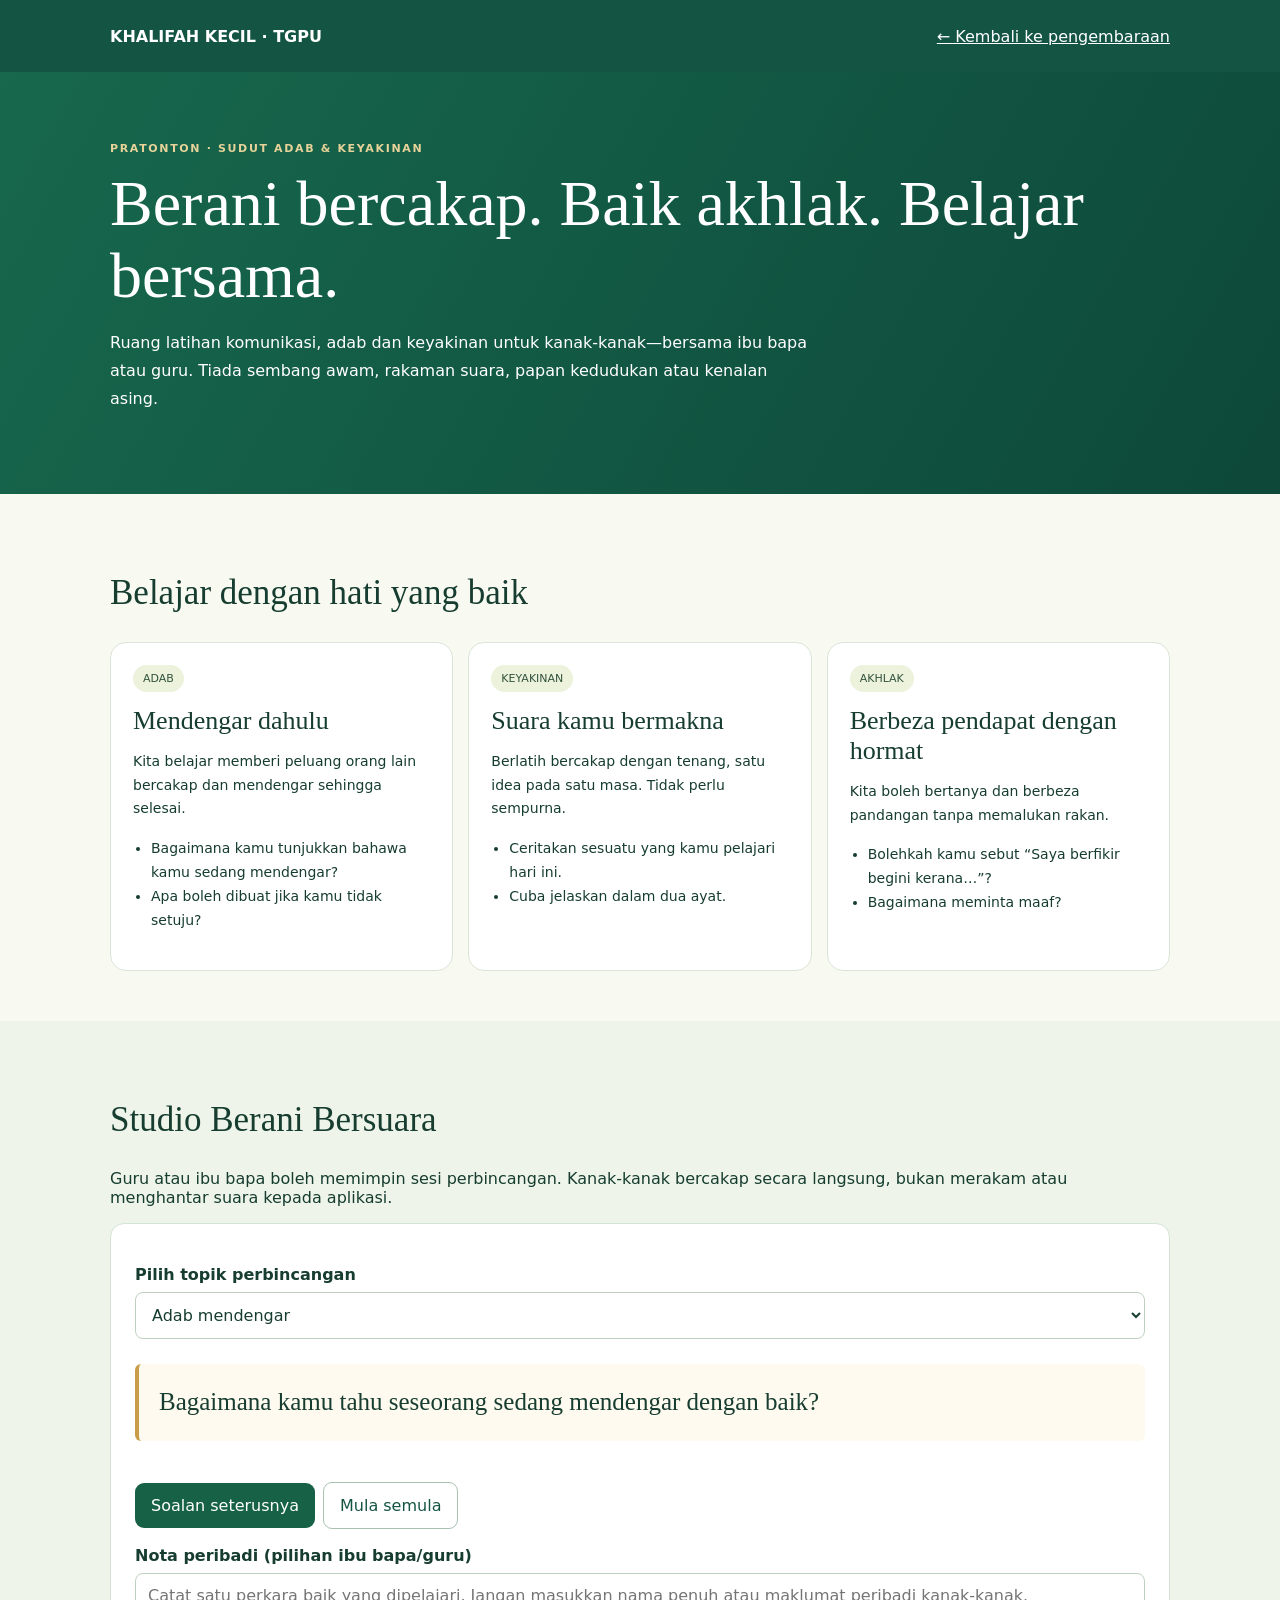
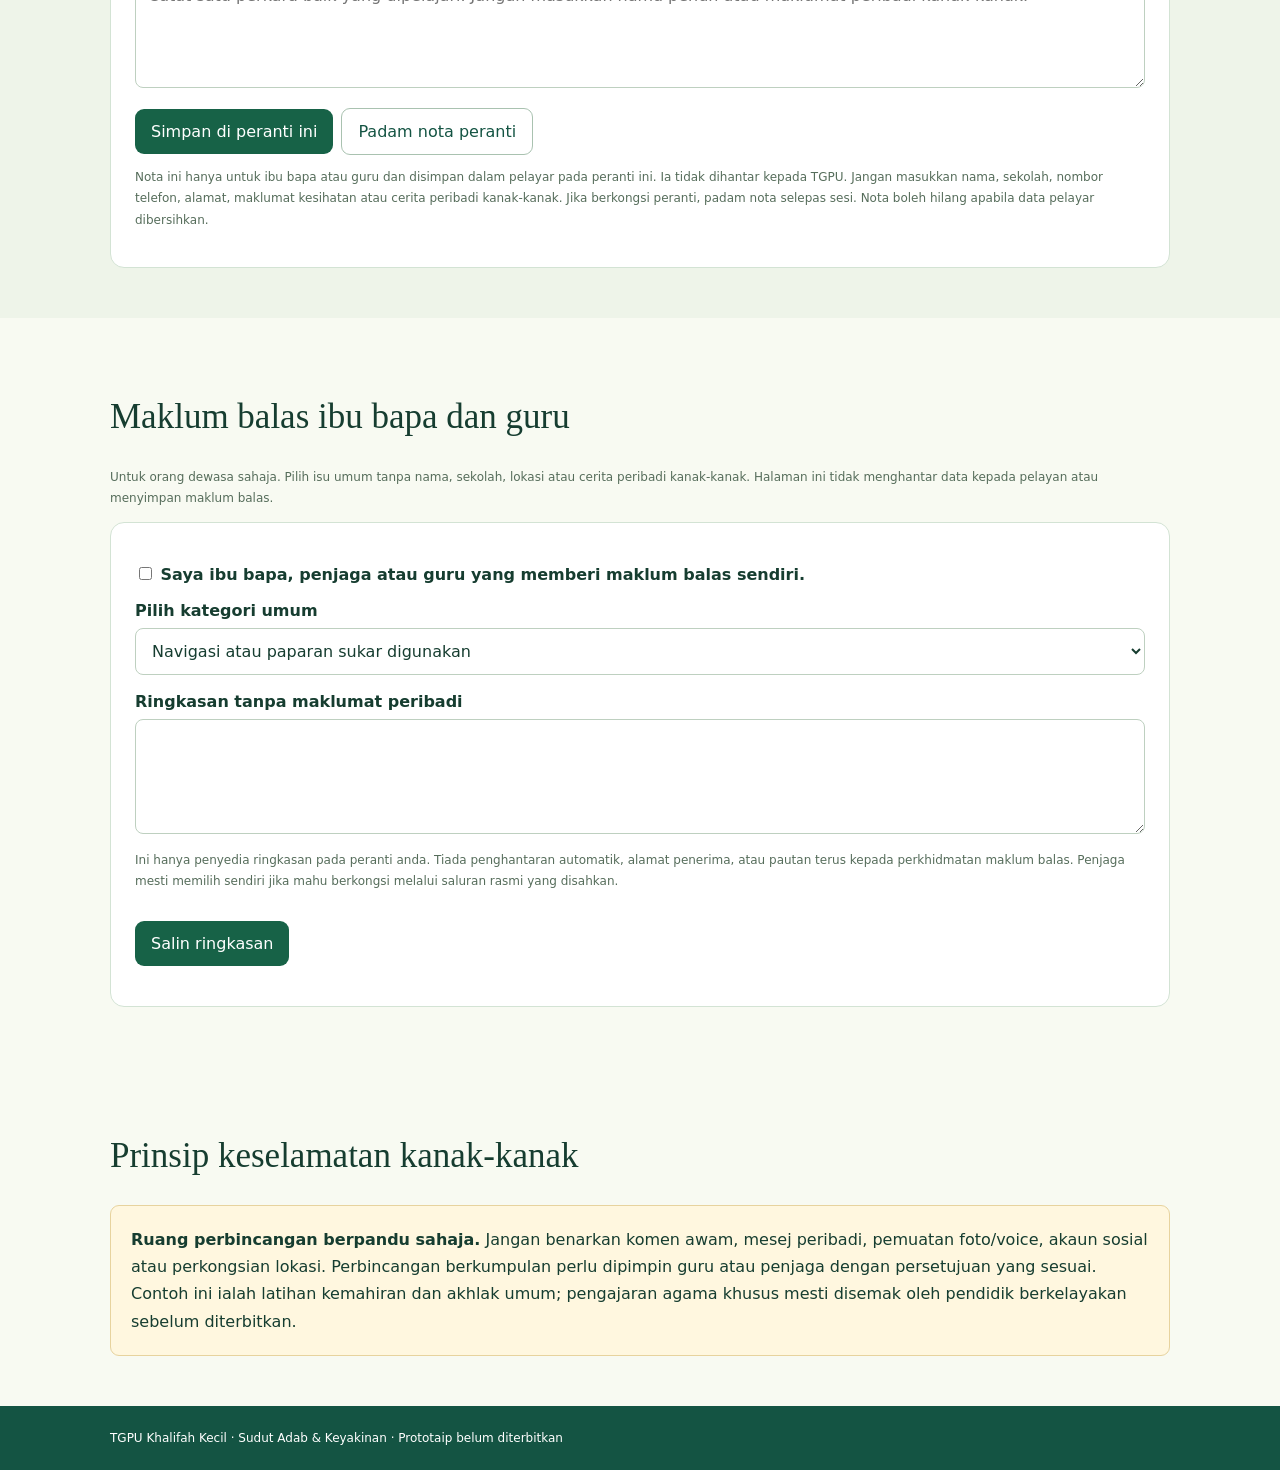
<file: adab/index.html>
<!doctype html><html lang="ms"><head><meta charset="utf-8"><meta name="viewport" content="width=device-width,initial-scale=1"><meta name="robots" content="noindex,nofollow"><meta name="theme-color" content="#145443"><title>Sudut Adab & Berani Bersuara | Khalifah Kecil — Pratonton</title><style>:root{font-family:system-ui,-apple-system,Segoe UI,sans-serif;color:#163d30;background:#f8faf2}*{box-sizing:border-box}body{margin:0}button,textarea,select{font:inherit}button{cursor:pointer}.wrap{max-width:1060px;width:calc(100% - 30px);margin:auto}header{background:#145443;color:#fff}.nav{display:flex;align-items:center;justify-content:space-between;gap:12px;min-height:72px}.nav a{color:#fff}.hero{padding:65px 0;background:linear-gradient(120deg,#17684d,#0d4839);color:white}.hero h1{font:normal clamp(37px,5vw,64px)/1.13 Georgia,serif;margin:12px 0}.hero p{max-width:700px;line-height:1.75}.tag{font-size:11px;letter-spacing:.15em;color:#e7d39a;font-weight:800}.section{padding:50px 0}.section h2{font:normal 35px Georgia,serif}.grid{display:grid;grid-template-columns:repeat(3,minmax(0,1fr));gap:15px}.card{padding:22px;background:white;border:1px solid #dae5d8;border-radius:16px}.card h3{margin:0 0 12px;font:normal 26px Georgia,serif}.card p,.card li{font-size:14px;line-height:1.7}.card ul{padding-left:18px}.badge{display:inline-block;background:#ecf2dc;color:#33533e;font-size:11px;border-radius:20px;padding:7px 10px;margin-bottom:14px}.studio{background:#eef4e9}.panel{background:white;padding:24px;border-radius:14px;border:1px solid #d3e3d4}.panel label{display:block;font-weight:700;margin:17px 0 8px}.panel select,.panel textarea{width:100%;border-radius:8px;padding:12px;border:1px solid #bed0c0;background:white;color:#163d30}.panel textarea{min-height:115px}.panel button{background:#176247;color:white;border:0;border-radius:9px;padding:13px 16px;margin:16px 8px 0 0}.panel button.secondary{background:white;border:1px solid #a9c2b0;color:#145443}.prompt{font:normal 25px/1.45 Georgia,serif;padding:20px;background:#fffaf0;border-left:4px solid #c99c48;border-radius:6px}.disclaimer{font-size:12px;line-height:1.8;color:#566d5b}.warning{padding:20px;border-radius:9px;background:#fff7df;border:1px solid #e7d39e;line-height:1.7}.foot{background:#145443;color:white;padding:25px 0;font-size:12px}a:focus-visible,button:focus-visible,textarea:focus-visible,select:focus-visible{outline:3px solid #c99c48;outline-offset:3px}@media(max-width:780px){.grid{grid-template-columns:1fr}.section{padding:35px 0}}</style></head><body><header><div class="wrap nav"><strong>KHALIFAH KECIL · TGPU</strong><a href="../">← Kembali ke pengembaraan</a></div></header><main><section class="hero"><div class="wrap"><span class="tag">PRATONTON · SUDUT ADAB & KEYAKINAN</span><h1>Berani bercakap. Baik akhlak. Belajar bersama.</h1><p>Ruang latihan komunikasi, adab dan keyakinan untuk kanak-kanak—bersama ibu bapa atau guru. Tiada sembang awam, rakaman suara, papan kedudukan atau kenalan asing.</p></div></section><section class="section wrap"><h2>Belajar dengan hati yang baik</h2><div class="grid"><article class="card"><span class="badge">ADAB</span><h3>Mendengar dahulu</h3><p>Kita belajar memberi peluang orang lain bercakap dan mendengar sehingga selesai.</p><ul><li>Bagaimana kamu tunjukkan bahawa kamu sedang mendengar?</li><li>Apa boleh dibuat jika kamu tidak setuju?</li></ul></article><article class="card"><span class="badge">KEYAKINAN</span><h3>Suara kamu bermakna</h3><p>Berlatih bercakap dengan tenang, satu idea pada satu masa. Tidak perlu sempurna.</p><ul><li>Ceritakan sesuatu yang kamu pelajari hari ini.</li><li>Cuba jelaskan dalam dua ayat.</li></ul></article><article class="card"><span class="badge">AKHLAK</span><h3>Berbeza pendapat dengan hormat</h3><p>Kita boleh bertanya dan berbeza pandangan tanpa memalukan rakan.</p><ul><li>Bolehkah kamu sebut “Saya berfikir begini kerana…”?</li><li>Bagaimana meminta maaf?</li></ul></article></div></section><section class="section studio"><div class="wrap"><h2>Studio Berani Bersuara</h2><p>Guru atau ibu bapa boleh memimpin sesi perbincangan. Kanak-kanak bercakap secara langsung, bukan merakam atau menghantar suara kepada aplikasi.</p><div class="panel"><label for="topic">Pilih topik perbincangan</label><select id="topic"><option value="0">Adab mendengar</option><option value="1">Berani meminta bantuan</option><option value="2">Berkongsi dan bekerjasama</option><option value="3">Menerima kesilapan</option><option value="4">Menjaga alam</option></select><p class="prompt" id="prompt" aria-live="polite">Bagaimana kamu tahu seseorang sedang mendengar dengan baik?</p><button id="new-prompt" type="button">Soalan seterusnya</button><button id="reset" class="secondary" type="button">Mula semula</button><label for="reflection">Nota peribadi (pilihan ibu bapa/guru)</label><textarea id="reflection" maxlength="900" placeholder="Catat satu perkara baik yang dipelajari. Jangan masukkan nama penuh atau maklumat peribadi kanak-kanak."></textarea><button id="save" type="button">Simpan di peranti ini</button><button id="clear" class="secondary" type="button">Padam nota peranti</button><p id="status" role="status" aria-live="polite" class="disclaimer"></p><p class="disclaimer">Nota ini hanya untuk ibu bapa atau guru dan disimpan dalam pelayar pada peranti ini. Ia tidak dihantar kepada TGPU. Jangan masukkan nama, sekolah, nombor telefon, alamat, maklumat kesihatan atau cerita peribadi kanak-kanak. Jika berkongsi peranti, padam nota selepas sesi. Nota boleh hilang apabila data pelayar dibersihkan.</p></div></div></section><section class="section wrap" id="guardian-feedback"><h2>Maklum balas ibu bapa dan guru</h2><p class="disclaimer">Untuk orang dewasa sahaja. Pilih isu umum tanpa nama, sekolah, lokasi atau cerita peribadi kanak-kanak. Halaman ini tidak menghantar data kepada pelayan atau menyimpan maklum balas.</p><div class="panel"><label for="guardian-confirm"><input id="guardian-confirm" type="checkbox"> Saya ibu bapa, penjaga atau guru yang memberi maklum balas sendiri.</label><label for="guardian-topic">Pilih kategori umum</label><select id="guardian-topic"><option value="navigation">Navigasi atau paparan sukar digunakan</option><option value="instructions">Arahan atau aktiviti kurang jelas</option><option value="accessibility">Masalah kebolehcapaian</option><option value="other">Cadangan penambahbaikan umum</option></select><label for="guardian-summary">Ringkasan tanpa maklumat peribadi</label><textarea id="guardian-summary" readonly aria-describedby="guardian-help"></textarea><p class="disclaimer" id="guardian-help">Ini hanya penyedia ringkasan pada peranti anda. Tiada penghantaran automatik, alamat penerima, atau pautan terus kepada perkhidmatan maklum balas. Penjaga mesti memilih sendiri jika mahu berkongsi melalui saluran rasmi yang disahkan.</p><button type="button" id="guardian-copy" disabled>Salin ringkasan</button><p id="guardian-status" role="status" aria-live="polite"></p></div></section><section class="section wrap"><h2>Prinsip keselamatan kanak-kanak</h2><div class="warning"><strong>Ruang perbincangan berpandu sahaja.</strong> Jangan benarkan komen awam, mesej peribadi, pemuatan foto/voice, akaun sosial atau perkongsian lokasi. Perbincangan berkumpulan perlu dipimpin guru atau penjaga dengan persetujuan yang sesuai. Contoh ini ialah latihan kemahiran dan akhlak umum; pengajaran agama khusus mesti disemak oleh pendidik berkelayakan sebelum diterbitkan.</div></section></main><footer class="foot"><div class="wrap">TGPU Khalifah Kecil · Sudut Adab & Keyakinan · Prototaip belum diterbitkan</div></footer><script src="./studio.js" defer></script><script src="./guardian-feedback.js" defer></script></body></html>
</file>
<file: tgpu-feedback.css>
.tgpuFeedbackTrigger{position:static;display:block;width:max-content;max-width:100%;margin:12px 0 0 auto;min-height:42px;padding:0 16px;border:0;border-radius:999px;background:#0c3b2c;color:#fff;font:inherit;font-size:14px;font-weight:800;box-shadow:0 8px 24px rgba(0,0,0,.2);cursor:pointer}.tgpuFeedbackOverlay{position:fixed;inset:0;z-index:12000;background:rgba(4,30,22,.7);display:grid;place-items:center;padding:calc(10px + env(safe-area-inset-top)) 10px calc(10px + env(safe-area-inset-bottom))}.tgpuFeedbackModal{width:min(100%,460px);max-height:calc(100dvh - 20px - env(safe-area-inset-top) - env(safe-area-inset-bottom));overflow:auto;overscroll-behavior:contain;background:#fffdf8;border-radius:22px;padding:18px;color:#17352b;box-shadow:0 20px 60px rgba(0,0,0,.28)}.tgpuFeedbackModal h2{margin:0 54px 5px 0;font-size:22px;line-height:1.2}.tgpuFeedbackModal[dir=rtl] h2{margin:0 0 5px 54px}.tgpuFeedbackClose{position:sticky;float:right;top:0;z-index:2;width:48px;height:48px;margin:-4px -4px 0 8px;border:0;border-radius:50%;background:#edf3ef;color:#28483b;font-size:30px;line-height:1;cursor:pointer}.tgpuFeedbackModal[dir=rtl] .tgpuFeedbackClose{float:left;margin:-4px 8px 0 -4px}.tgpuFeedbackIntro,.tgpuFeedbackNote{margin:0 0 8px;font-size:13px;line-height:1.45;color:#5e6c66}.tgpuFeedbackNote{padding:8px 10px;background:#f3f6f4;border-radius:10px}.tgpuFeedbackModal form{display:grid;gap:10px;clear:both}.tgpuFeedbackModal label{display:grid;gap:5px;font-size:13px;font-weight:800}.tgpuFeedbackModal input,.tgpuFeedbackModal select,.tgpuFeedbackModal textarea{width:100%;box-sizing:border-box;min-height:46px;border:1px solid #cadbd3;border-radius:12px;background:#fff;padding:9px 10px;font:inherit;font-size:16px;color:#17352b}.tgpuFeedbackModal textarea{min-height:100px;resize:vertical}.tgpuFeedbackStatus{min-height:20px;font-size:13px;line-height:1.4}.tgpuFeedbackSubmit{min-height:50px;border:0;border-radius:14px;background:#0c3b2c;color:#fff;font:inherit;font-weight:900;cursor:pointer}.tgpuFeedbackSubmit:disabled{opacity:.55}.tgpuFeedbackHp{position:absolute!important;left:-9999px!important;width:1px!important;height:1px!important;opacity:0!important}[dir=rtl] .tgpuFeedbackTrigger{margin:12px auto 0 0}[dir=rtl] .tgpuFeedbackModal{text-align:right}@media(max-width:480px){.tgpuFeedbackOverlay{padding-left:8px;padding-right:8px}.tgpuFeedbackModal{padding:14px;border-radius:18px}.tgpuFeedbackModal h2{font-size:20px}.tgpuFeedbackClose{width:50px;height:50px;font-size:32px}}
</file>
